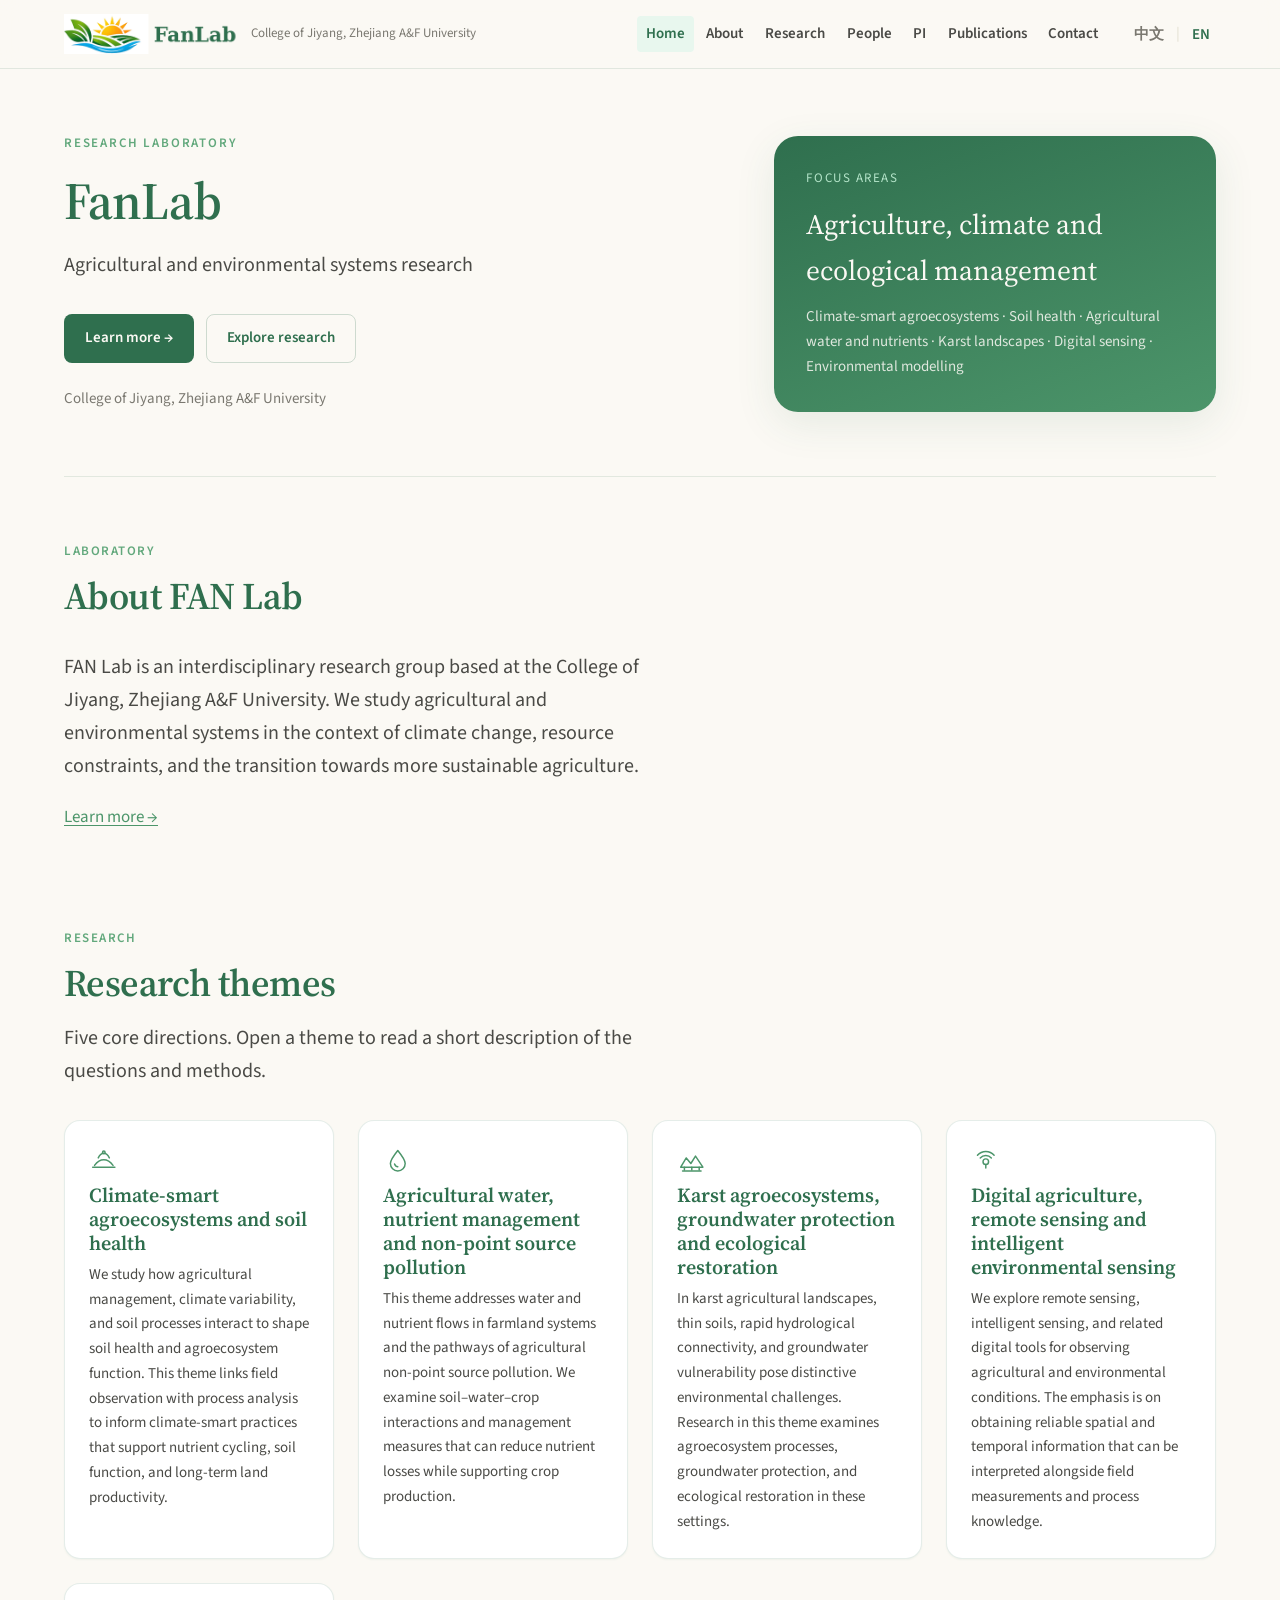
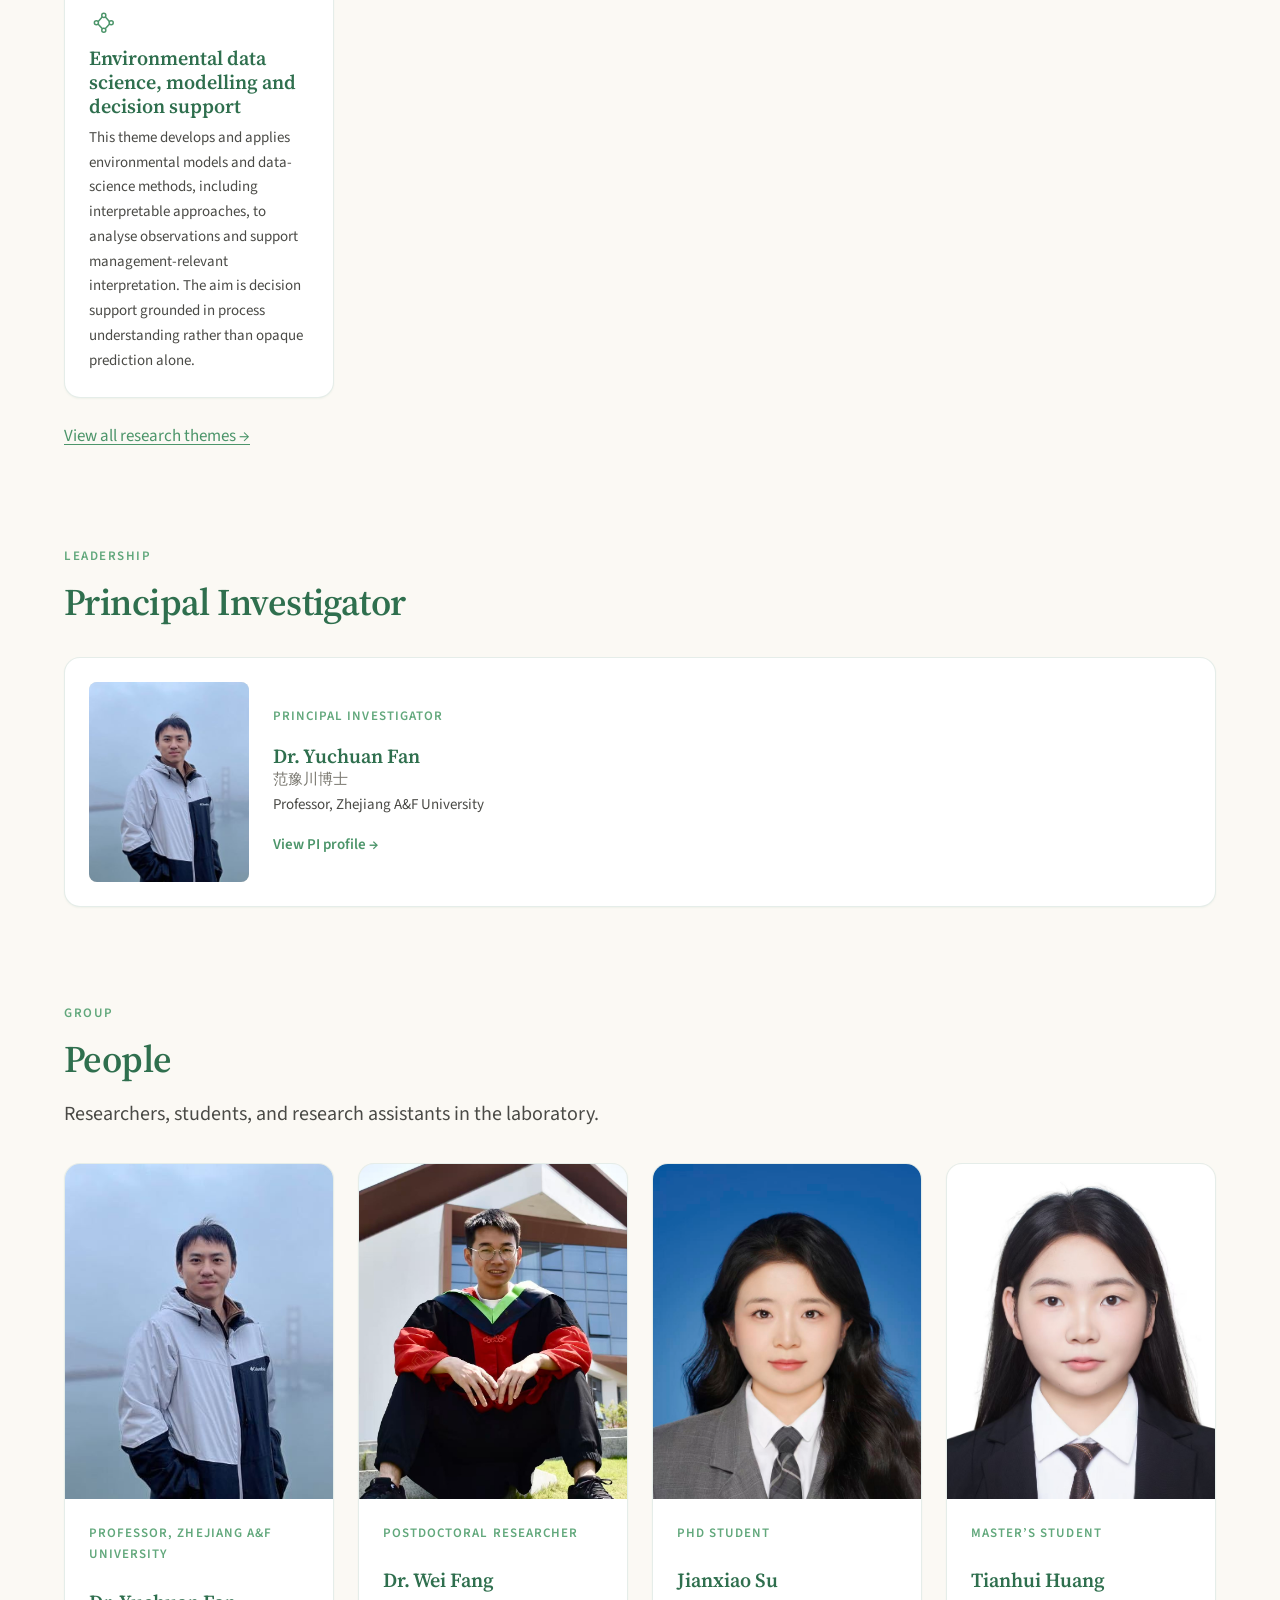
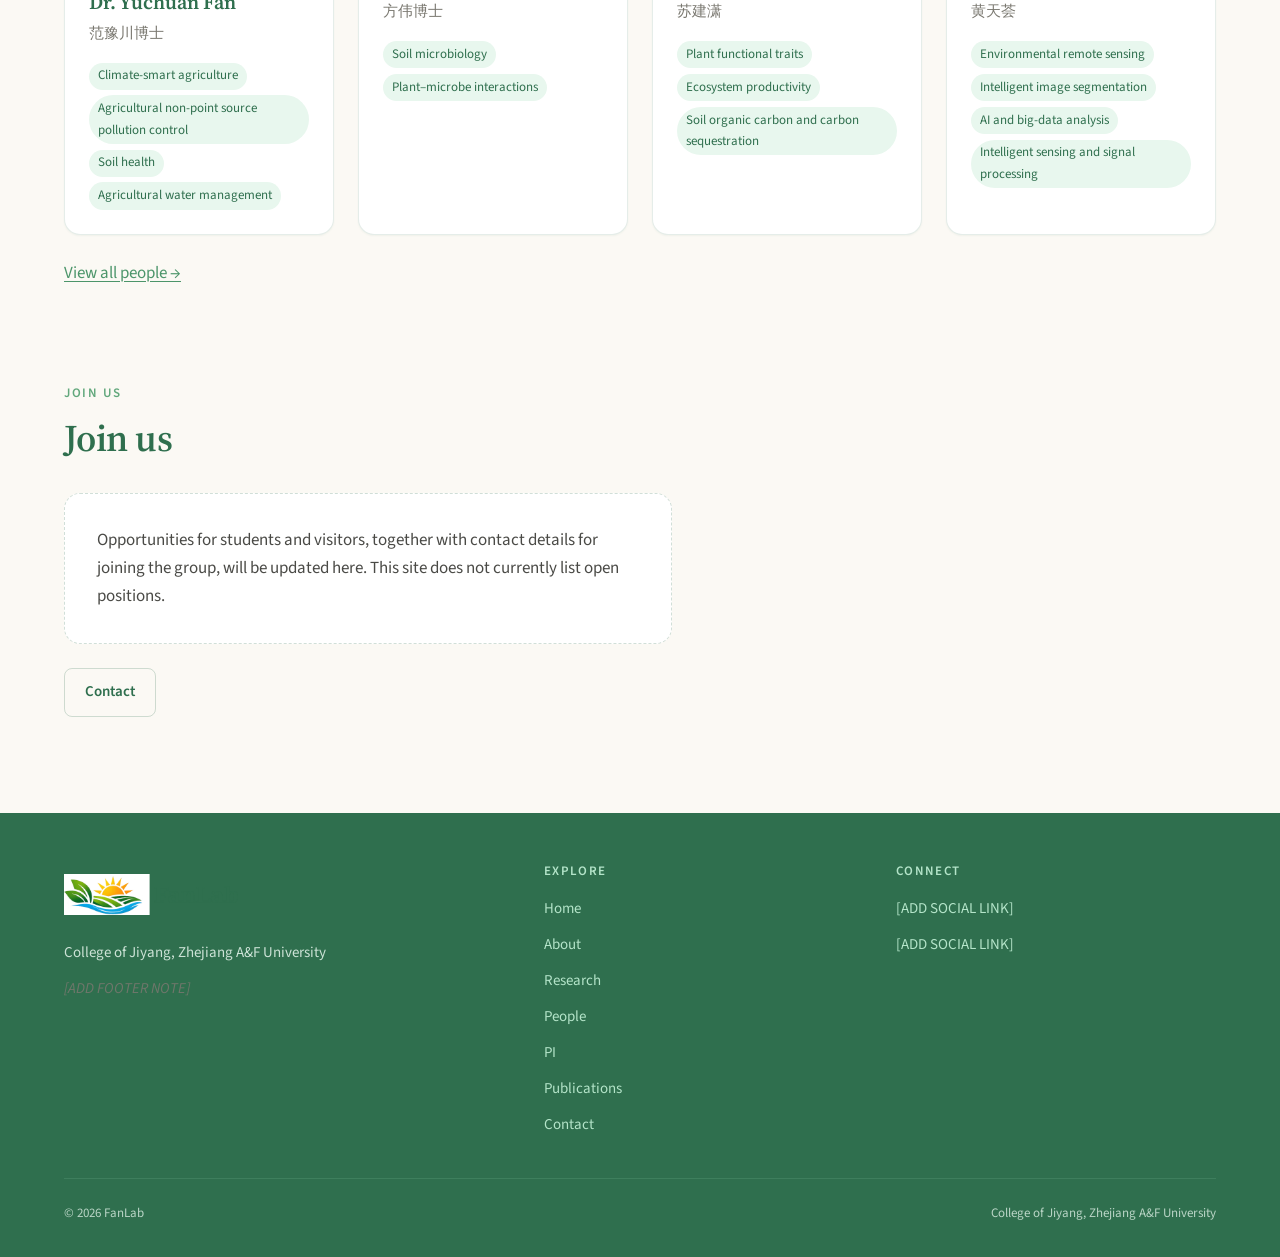
<file: index.html>
<!DOCTYPE html>
<html lang="zh-CN">
<head>
  <meta charset="utf-8" />
  <meta name="viewport" content="width=device-width, initial-scale=1" />
  <meta name="description" content="FAN Lab — agricultural and environmental systems research at the College of Jiyang, Zhejiang A&F University, led by Prof. Yuchuan Fan." />
  <title>FAN Lab · College of Jiyang, Zhejiang A&F University</title>
  <script>
    (function () {
      try {
        var l = localStorage.getItem("lab-lang");
        if (l !== "zh" && l !== "en") {
          var n = (navigator.language || "en").toLowerCase();
          l = n.indexOf("zh") === 0 ? "zh" : "en";
        }
        document.documentElement.lang = l === "zh" ? "zh-CN" : "en";
        document.documentElement.setAttribute("data-lang", l);
      } catch (e) {}
    })();
  </script>
  <link rel="icon" href="favicon.ico" sizes="any" />
  <link rel="icon" href="assets/images/favicon.ico" type="image/x-icon" />
  <link rel="icon" href="assets/images/fanlab-favicon.png" type="image/png" sizes="64x64" />
  <link rel="icon" href="assets/images/fanlab-favicon-32.png" type="image/png" sizes="32x32" />
  <link rel="apple-touch-icon" href="assets/images/apple-touch-icon.png" sizes="180x180" />
  <meta property="og:image" content="https://fanlab2025.github.io/assets/images/og-image.png" />
  <meta name="twitter:card" content="summary_large_image" />
  <meta name="twitter:image" content="https://fanlab2025.github.io/assets/images/og-image.png" />
<link rel="preconnect" href="https://fonts.googleapis.com" />
  <link rel="preconnect" href="https://fonts.gstatic.com" crossorigin />
  <link href="https://fonts.googleapis.com/css2?family=Source+Sans+3:ital,wght@0,400;0,600;0,700;1,400&family=Source+Serif+4:opsz,wght@8..60,600;8..60,700&display=swap" rel="stylesheet" />
  <link rel="stylesheet" href="css/styles.css" />
</head>
<body>
  <a class="skip-link" href="#main" data-i18n="skipToContent">Skip to content</a>

  <header class="site-header" id="site-header" role="banner"></header>

  <main id="main" class="main">
    <div class="container">
      <section class="hero" aria-labelledby="hero-title">
        <div>
          <span class="hero__eyebrow" data-i18n="home.eyebrow">Research laboratory</span>
          <h1 id="hero-title" data-bind-lab-name>FAN Lab</h1>
          <p class="hero__tagline" id="home-tagline">Agricultural and environmental systems research</p>
          <div class="btn-row">
            <a class="btn btn--primary" href="about.html" data-i18n="home.learnMore">Learn more →</a>
            <a class="btn btn--ghost" href="research.html" data-i18n="home.exploreResearch">Explore research</a>
          </div>
          <div class="hero__meta" style="margin-top: 1.5rem;">
            <span id="home-institution">College of Jiyang, Zhejiang A&amp;F University</span>
          </div>
        </div>
        <aside class="hero__panel" aria-label="Laboratory focus">
          <p class="hero__panel-label" data-i18n="home.focusLabel">Focus areas</p>
          <p class="hero__panel-title" data-i18n="home.focusTitle">Agriculture, climate and ecological management</p>
          <p class="hero__panel-text" data-i18n="home.focusText">Climate-smart agroecosystems · Soil health · Agricultural water and nutrients · Karst landscapes · Digital sensing · Environmental modelling</p>
        </aside>
      </section>

      <section class="section" aria-labelledby="about-heading">
        <div class="section__header">
          <span class="section__eyebrow" data-i18n="home.aboutEyebrow">Laboratory</span>
          <h2 id="about-heading" data-i18n="home.aboutHeading">About FAN Lab</h2>
        </div>
        <div id="home-about" class="about-prose">
          <p class="status-msg" data-i18n="status.loading">Loading…</p>
        </div>
        <p style="margin-top: 1.25rem;">
          <a href="about.html" data-i18n="home.learnMore">Learn more →</a>
        </p>
      </section>

      <section class="section" aria-labelledby="themes-heading">
        <div class="section__header">
          <span class="section__eyebrow" data-i18n="home.researchEyebrow">Research</span>
          <h2 id="themes-heading" data-i18n="home.themesHeading">Research themes</h2>
          <p class="section__lede" data-i18n="home.themesLede">Five core directions. Open a theme to read a short description of the questions and methods.</p>
        </div>
        <div class="home-highlights" id="home-themes">
          <p class="status-msg" data-i18n="status.themesLoading">Loading themes…</p>
        </div>
        <p style="margin-top: 1.5rem;">
          <a href="research.html" data-i18n="home.viewAllThemes">View all research themes →</a>
        </p>
      </section>

      <section class="section" aria-labelledby="pi-heading">
        <div class="section__header">
          <span class="section__eyebrow" data-i18n="home.leadership">Leadership</span>
          <h2 id="pi-heading" data-i18n="home.piHeading">Principal Investigator</h2>
        </div>
        <div id="home-pi">
          <p class="status-msg" data-i18n="status.loading">Loading…</p>
        </div>
      </section>

      <section class="section" aria-labelledby="people-heading">
        <div class="section__header">
          <span class="section__eyebrow" data-i18n="home.peopleEyebrow">Group</span>
          <h2 id="people-heading" data-i18n="home.peopleHeading">People</h2>
          <p class="section__lede" data-i18n="home.peopleLede">Researchers, students, and research assistants in the laboratory.</p>
        </div>
        <div id="home-people">
          <p class="status-msg" data-i18n="status.loading">Loading…</p>
        </div>
        <p style="margin-top: 1.5rem;">
          <a href="people.html" data-i18n="home.viewPeople">View all people →</a>
        </p>
      </section>

      <section class="section" aria-labelledby="join-heading">
        <div class="section__header">
          <span class="section__eyebrow" data-i18n="home.joinEyebrow">Join us</span>
          <h2 id="join-heading" data-i18n="home.joinHeading">Join us</h2>
        </div>
        <div class="join-card">
          <p data-i18n="home.joinLede">Opportunities for students and visitors, together with contact details for joining the group, will be updated here. This site does not currently list open positions.</p>
        </div>
        <div class="btn-row" style="margin-top: 1.5rem;">
          <a class="btn btn--ghost" href="contact.html" data-i18n="home.contactBtn">Contact</a>
        </div>
      </section>
    </div>
  </main>

  <footer class="site-footer" id="site-footer" role="contentinfo"></footer>

  <script src="js/main.js"></script>
  <script src="js/render.js"></script>
  <script>
    (function () {
      var cache = null;
      function draw() {
        if (!cache) return;
        LabRender.renderHome(cache);
      }
      document.addEventListener("DOMContentLoaded", function () {
        LabSite.loadSite()
          .then(function () {
            return LabRender.loadAll();
          })
          .then(function (data) {
            cache = data;
            draw();
          })
          .catch(function (err) {
            console.error(err);
            var el = document.getElementById("home-about");
            if (el) {
              el.innerHTML = '<p class="status-msg status-msg--error">' +
                LabSite.escapeHtml(LabSite.t("status.loadFail")) +
                "</p>";
            }
          });
      });
      window.addEventListener("lab-lang-change", draw);
    })();
  </script>
</body>
</html>
</file>
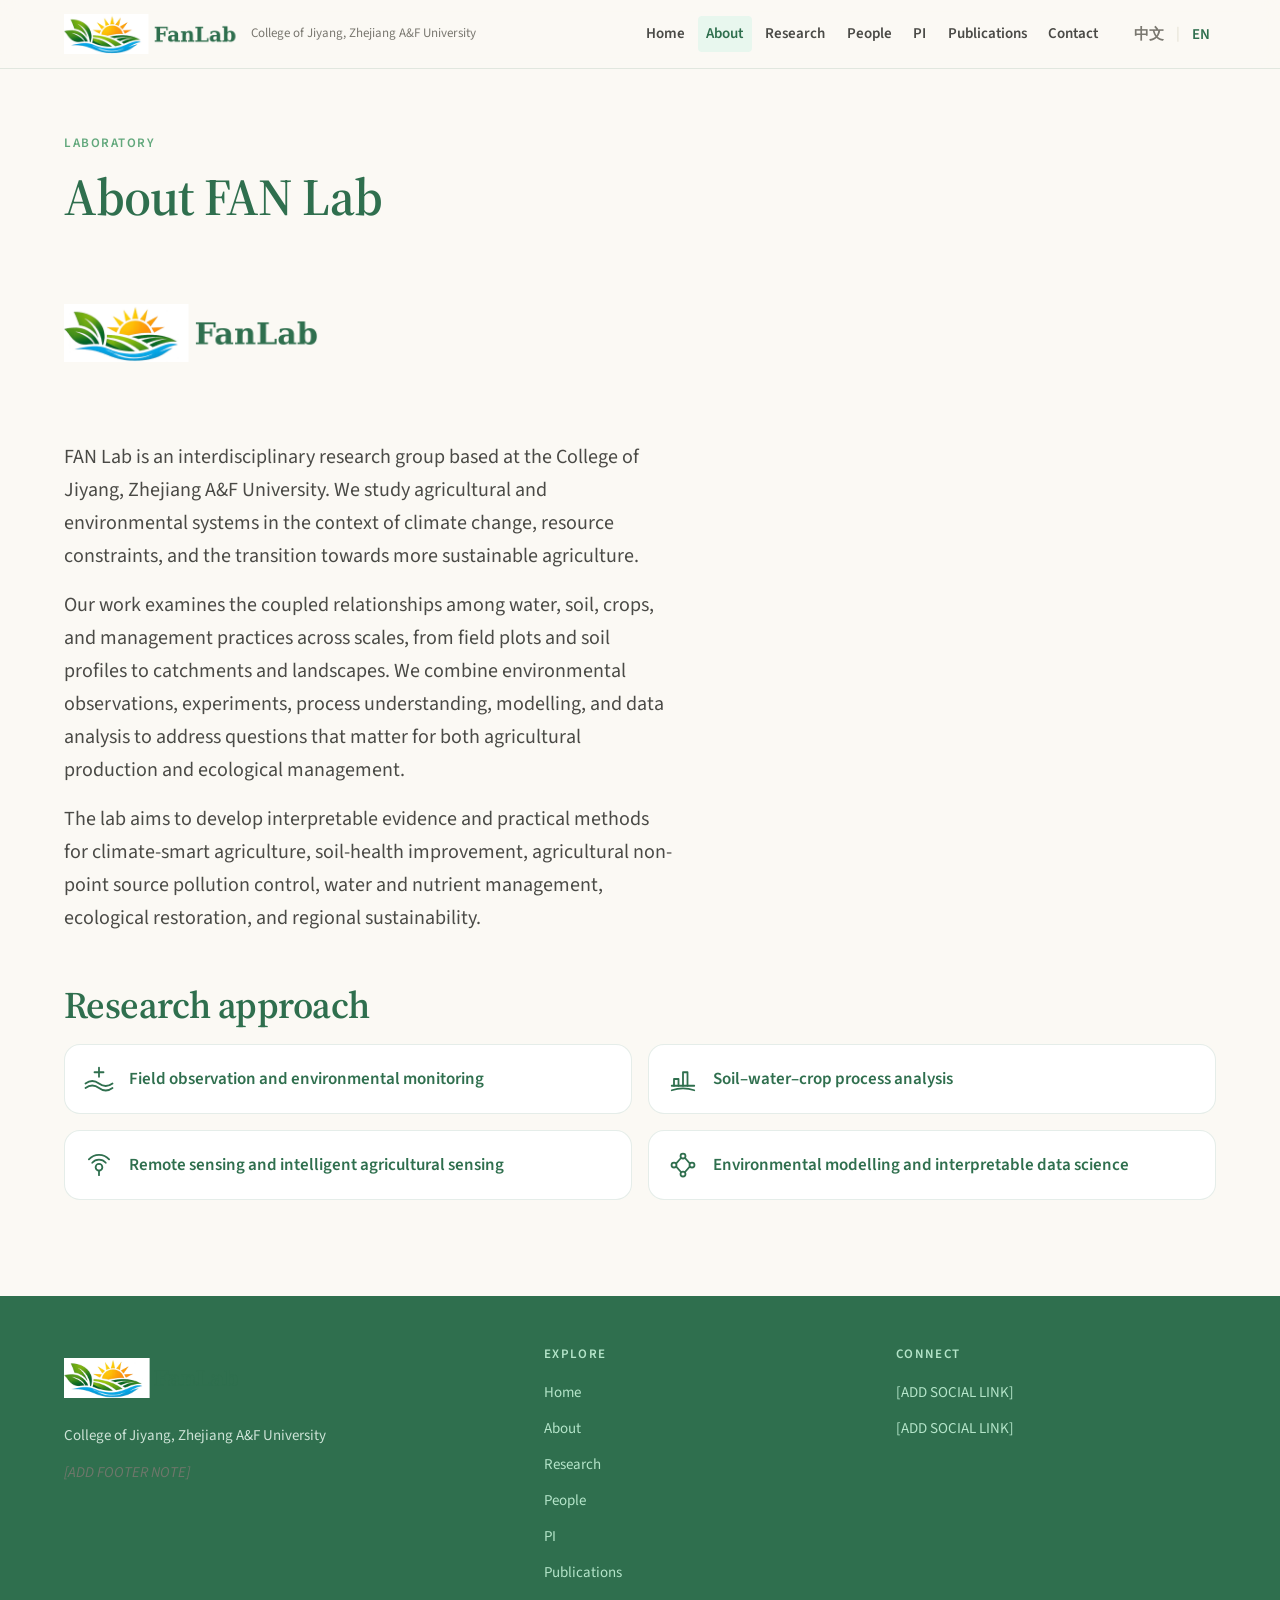
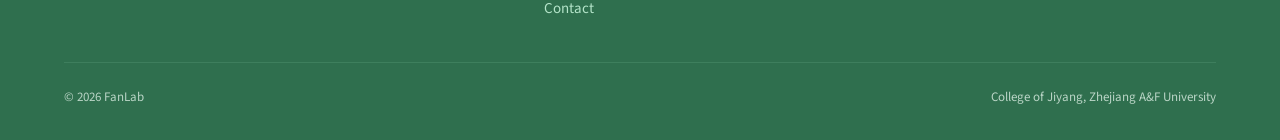
<file: about.html>
<!DOCTYPE html>
<html lang="zh-CN">
<head>
  <meta charset="utf-8" />
  <meta name="viewport" content="width=device-width, initial-scale=1" />
  <meta name="description" content="About FAN Lab at the College of Jiyang, Zhejiang A&F University." />
  <title>About FAN Lab</title>
  <script>
    (function () {
      try {
        var l = localStorage.getItem("lab-lang");
        if (l !== "zh" && l !== "en") {
          var n = (navigator.language || "en").toLowerCase();
          l = n.indexOf("zh") === 0 ? "zh" : "en";
        }
        document.documentElement.lang = l === "zh" ? "zh-CN" : "en";
        document.documentElement.setAttribute("data-lang", l);
      } catch (e) {}
    })();
  </script>
  <link rel="icon" href="favicon.ico" sizes="any" />
  <link rel="icon" href="assets/images/favicon.ico" type="image/x-icon" />
  <link rel="icon" href="assets/images/fanlab-favicon.png" type="image/png" sizes="64x64" />
  <link rel="icon" href="assets/images/fanlab-favicon-32.png" type="image/png" sizes="32x32" />
  <link rel="apple-touch-icon" href="assets/images/apple-touch-icon.png" sizes="180x180" />
  <meta property="og:image" content="https://fanlab2025.github.io/assets/images/og-image.png" />
  <meta name="twitter:card" content="summary_large_image" />
  <meta name="twitter:image" content="https://fanlab2025.github.io/assets/images/og-image.png" />
<link rel="preconnect" href="https://fonts.googleapis.com" />
  <link rel="preconnect" href="https://fonts.gstatic.com" crossorigin />
  <link href="https://fonts.googleapis.com/css2?family=Source+Sans+3:ital,wght@0,400;0,600;0,700;1,400&family=Source+Serif+4:opsz,wght@8..60,600;8..60,700&display=swap" rel="stylesheet" />
  <link rel="stylesheet" href="css/styles.css" />
</head>
<body>
  <a class="skip-link" href="#main" data-i18n="skipToContent">Skip to content</a>
  <header class="site-header" id="site-header" role="banner"></header>
  <main id="main" class="main">
    <div class="container">
      <header class="page-intro">
        <span class="section__eyebrow" data-i18n="aboutPage.eyebrow">Laboratory</span>
        <h1 id="about-title">About FAN Lab</h1>
      </header>
      <div id="about-root" aria-live="polite">
        <p class="status-msg" data-i18n="aboutPage.loading">Loading…</p>
      </div>
    </div>
  </main>
  <footer class="site-footer" id="site-footer" role="contentinfo"></footer>
  <script src="js/main.js"></script>
  <script src="js/render.js"></script>
  <script>
    (function () {
      var aboutData = null;
      function draw() {
        if (!aboutData) return;
        LabRender.renderAbout(aboutData, document.getElementById("about-root"));
      }
      document.addEventListener("DOMContentLoaded", function () {
        LabSite.loadSite()
          .then(function () {
            return LabSite.fetchJSON(LabSite.DATA_BASE + "about.json");
          })
          .then(function (data) {
            aboutData = data;
            draw();
          })
          .catch(function (err) {
            console.error(err);
            var el = document.getElementById("about-root");
            if (el) {
              el.innerHTML = '<p class="status-msg status-msg--error">' +
                LabSite.escapeHtml(LabSite.t("status.loadFail")) +
                "</p>";
            }
          });
      });
      window.addEventListener("lab-lang-change", draw);
    })();
  </script>
</body>
</html>
</file>
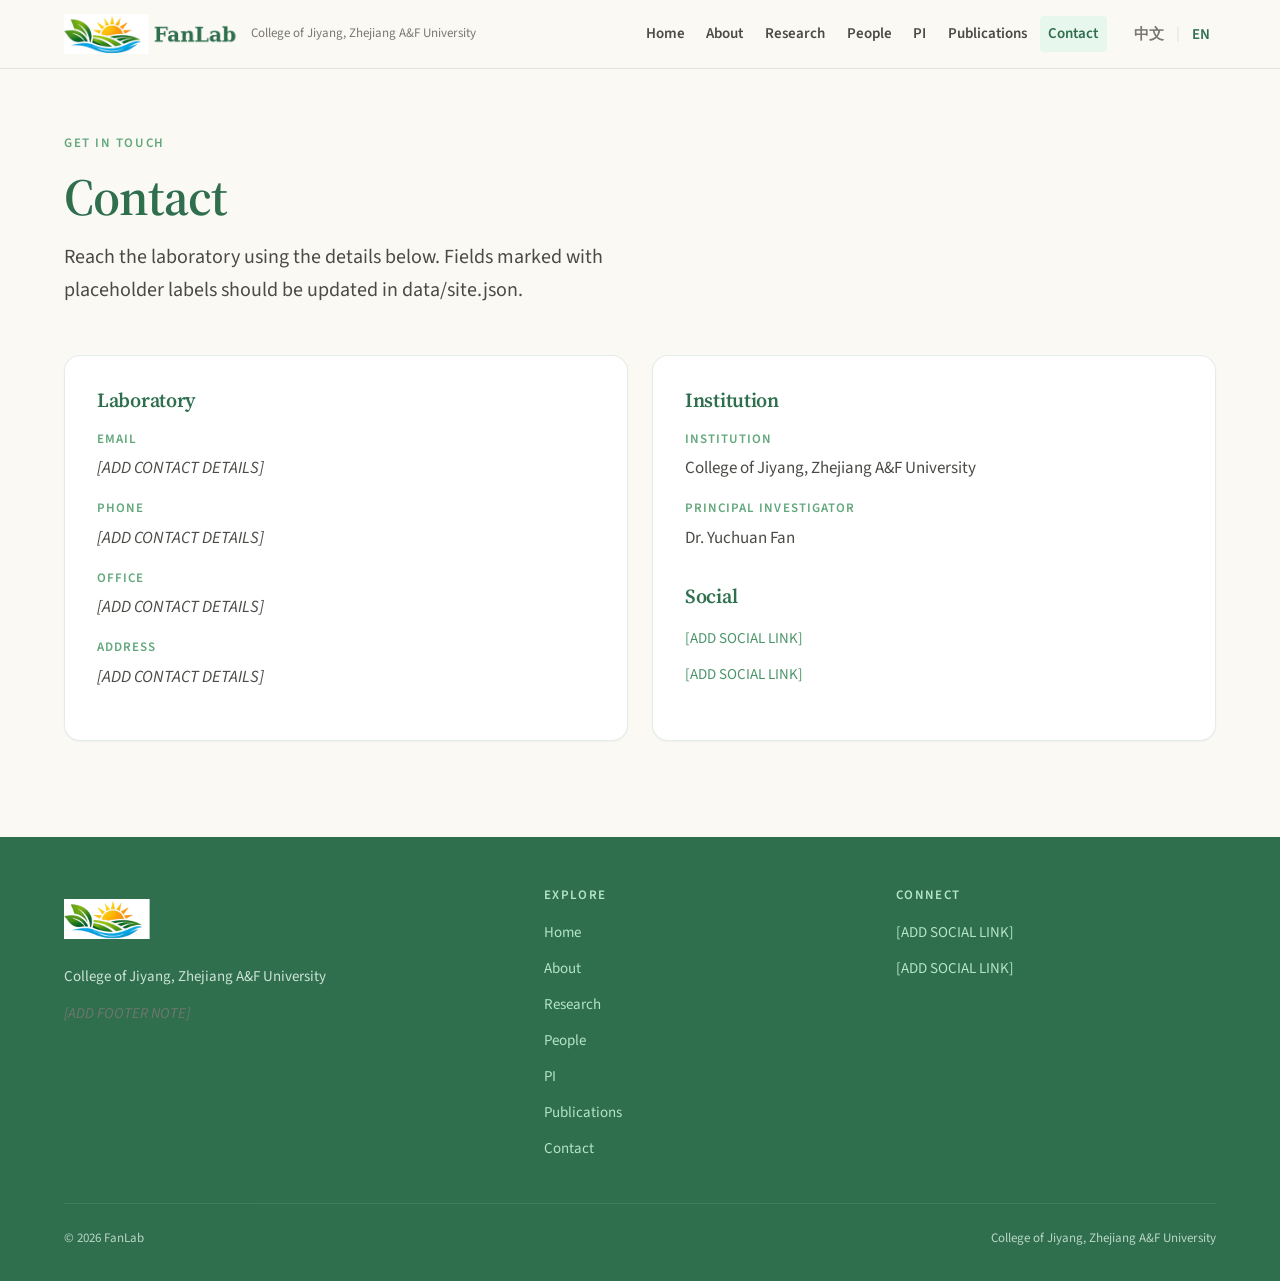
<file: contact.html>
<!DOCTYPE html>
<html lang="zh-CN">
<head>
  <meta charset="utf-8" />
  <meta name="viewport" content="width=device-width, initial-scale=1" />
  <meta name="description" content="Contact FAN Lab at the College of Jiyang, Zhejiang A&F University." />
  <title>Contact · FAN Lab</title>
  <script>
    (function () {
      try {
        var l = localStorage.getItem("lab-lang");
        if (l !== "zh" && l !== "en") {
          var n = (navigator.language || "en").toLowerCase();
          l = n.indexOf("zh") === 0 ? "zh" : "en";
        }
        document.documentElement.lang = l === "zh" ? "zh-CN" : "en";
        document.documentElement.setAttribute("data-lang", l);
      } catch (e) {}
    })();
  </script>
  <link rel="icon" href="favicon.ico" sizes="any" />
  <link rel="icon" href="assets/images/favicon.ico" type="image/x-icon" />
  <link rel="icon" href="assets/images/fanlab-favicon.png" type="image/png" sizes="64x64" />
  <link rel="icon" href="assets/images/fanlab-favicon-32.png" type="image/png" sizes="32x32" />
  <link rel="apple-touch-icon" href="assets/images/apple-touch-icon.png" sizes="180x180" />
  <meta property="og:image" content="https://fanlab2025.github.io/assets/images/og-image.png" />
  <meta name="twitter:card" content="summary_large_image" />
  <meta name="twitter:image" content="https://fanlab2025.github.io/assets/images/og-image.png" />
<link rel="preconnect" href="https://fonts.googleapis.com" />
  <link rel="preconnect" href="https://fonts.gstatic.com" crossorigin />
  <link href="https://fonts.googleapis.com/css2?family=Source+Sans+3:ital,wght@0,400;0,600;0,700;1,400&family=Source+Serif+4:opsz,wght@8..60,600;8..60,700&display=swap" rel="stylesheet" />
  <link rel="stylesheet" href="css/styles.css" />
</head>
<body>
  <a class="skip-link" href="#main" data-i18n="skipToContent">Skip to content</a>

  <header class="site-header" id="site-header" role="banner"></header>

  <main id="main" class="main">
    <div class="container">
      <header class="page-intro">
        <span class="section__eyebrow" data-i18n="contact.eyebrow">Get in touch</span>
        <h1 data-i18n="contact.title">Contact</h1>
        <p data-i18n="contact.lede">Reach the laboratory using the details below. Fields marked with placeholder labels should be updated in <code>data/site.json</code>.</p>
      </header>

      <div class="contact-grid">
        <article class="contact-card">
          <h2 data-i18n="contact.laboratory">Laboratory</h2>
          <dl class="contact-dl">
            <dt data-i18n="contact.email">Email</dt>
            <dd id="contact-email">[ADD CONTACT DETAILS]</dd>
            <dt data-i18n="contact.phone">Phone</dt>
            <dd id="contact-phone">[ADD CONTACT DETAILS]</dd>
            <dt data-i18n="contact.office">Office</dt>
            <dd id="contact-office">[ADD CONTACT DETAILS]</dd>
            <dt data-i18n="contact.address">Address</dt>
            <dd id="contact-address">[ADD CONTACT DETAILS]</dd>
          </dl>
        </article>

        <article class="contact-card">
          <h2 data-i18n="contact.institution">Institution</h2>
          <dl class="contact-dl">
            <dt data-i18n="contact.university">University</dt>
            <dd id="contact-university">College of Jiyang, Zhejiang A&amp;F University</dd>
            <dt data-i18n="contact.pi">Principal Investigator</dt>
            <dd data-i18n="contact.piName">Prof. Yuchuan Fan</dd>
          </dl>
          <h2 style="margin-top: 2rem;" data-i18n="contact.social">Social</h2>
          <ul class="footer__list" id="contact-social" style="color: inherit;">
            <li>[ADD SOCIAL LINK]</li>
          </ul>
        </article>
      </div>
    </div>
  </main>

  <footer class="site-footer" id="site-footer" role="contentinfo"></footer>

  <script src="js/main.js"></script>
  <script src="js/render.js"></script>
  <script>
    (function () {
      var siteCache = null;
      function draw() {
        if (!siteCache) return;
        LabRender.renderContact(siteCache);
      }
      document.addEventListener("DOMContentLoaded", function () {
        LabSite.loadSite()
          .then(function (site) {
            siteCache = site;
            draw();
          })
          .catch(function (err) {
            console.error(err);
          });
      });
      window.addEventListener("lab-lang-change", draw);
    })();
  </script>
</body>
</html>
</file>
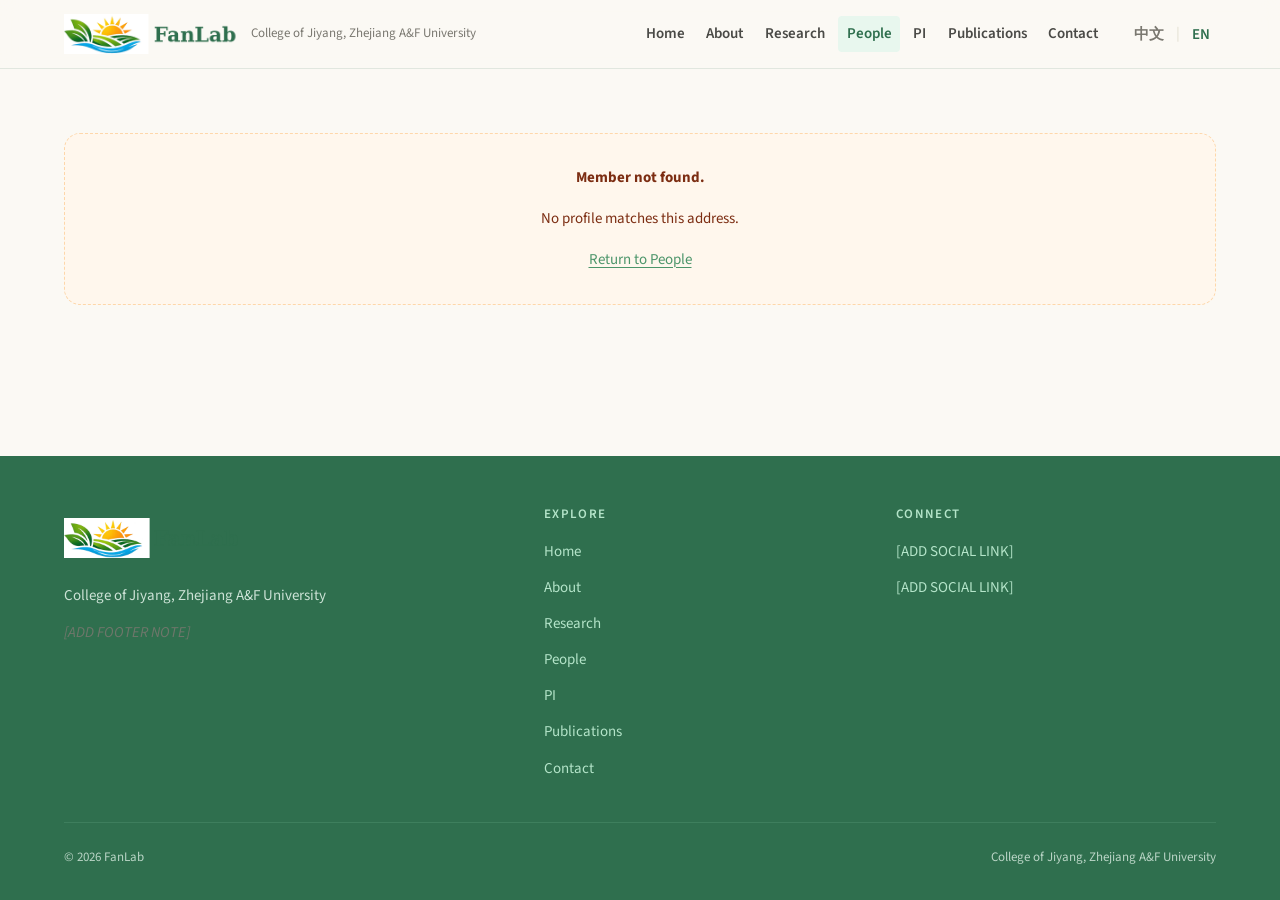
<file: member.html>
<!DOCTYPE html>
<html lang="zh-CN">
<head>
  <meta charset="utf-8" />
  <meta name="viewport" content="width=device-width, initial-scale=1" />
  <meta name="description" content="Member profile · FAN Lab" />
  <title>Member · FAN Lab</title>
  <script>
    (function () {
      try {
        var l = localStorage.getItem("lab-lang");
        if (l !== "zh" && l !== "en") {
          var n = (navigator.language || "en").toLowerCase();
          l = n.indexOf("zh") === 0 ? "zh" : "en";
        }
        document.documentElement.lang = l === "zh" ? "zh-CN" : "en";
        document.documentElement.setAttribute("data-lang", l);
      } catch (e) {}
    })();
  </script>
  <link rel="icon" href="favicon.ico" sizes="any" />
  <link rel="icon" href="assets/images/favicon.ico" type="image/x-icon" />
  <link rel="icon" href="assets/images/fanlab-favicon.png" type="image/png" sizes="64x64" />
  <link rel="icon" href="assets/images/fanlab-favicon-32.png" type="image/png" sizes="32x32" />
  <link rel="apple-touch-icon" href="assets/images/apple-touch-icon.png" sizes="180x180" />
  <meta property="og:image" content="https://fanlab2025.github.io/assets/images/og-image.png" />
  <meta name="twitter:card" content="summary_large_image" />
  <meta name="twitter:image" content="https://fanlab2025.github.io/assets/images/og-image.png" />
<link rel="preconnect" href="https://fonts.googleapis.com" />
  <link rel="preconnect" href="https://fonts.gstatic.com" crossorigin />
  <link href="https://fonts.googleapis.com/css2?family=Source+Sans+3:ital,wght@0,400;0,600;0,700;1,400&family=Source+Serif+4:opsz,wght@8..60,600;8..60,700&display=swap" rel="stylesheet" />
  <link rel="stylesheet" href="css/styles.css" />
</head>
<body>
  <a class="skip-link" href="#main" data-i18n="skipToContent">Skip to content</a>

  <header class="site-header" id="site-header" role="banner"></header>

  <main id="main" class="main">
    <div class="container">
      <div id="member-root" aria-live="polite">
        <p class="status-msg" data-i18n="member.loading">Loading profile…</p>
      </div>
    </div>
  </main>

  <footer class="site-footer" id="site-footer" role="contentinfo"></footer>

  <script src="js/main.js"></script>
  <script src="js/member.js"></script>
</body>
</html>
</file>
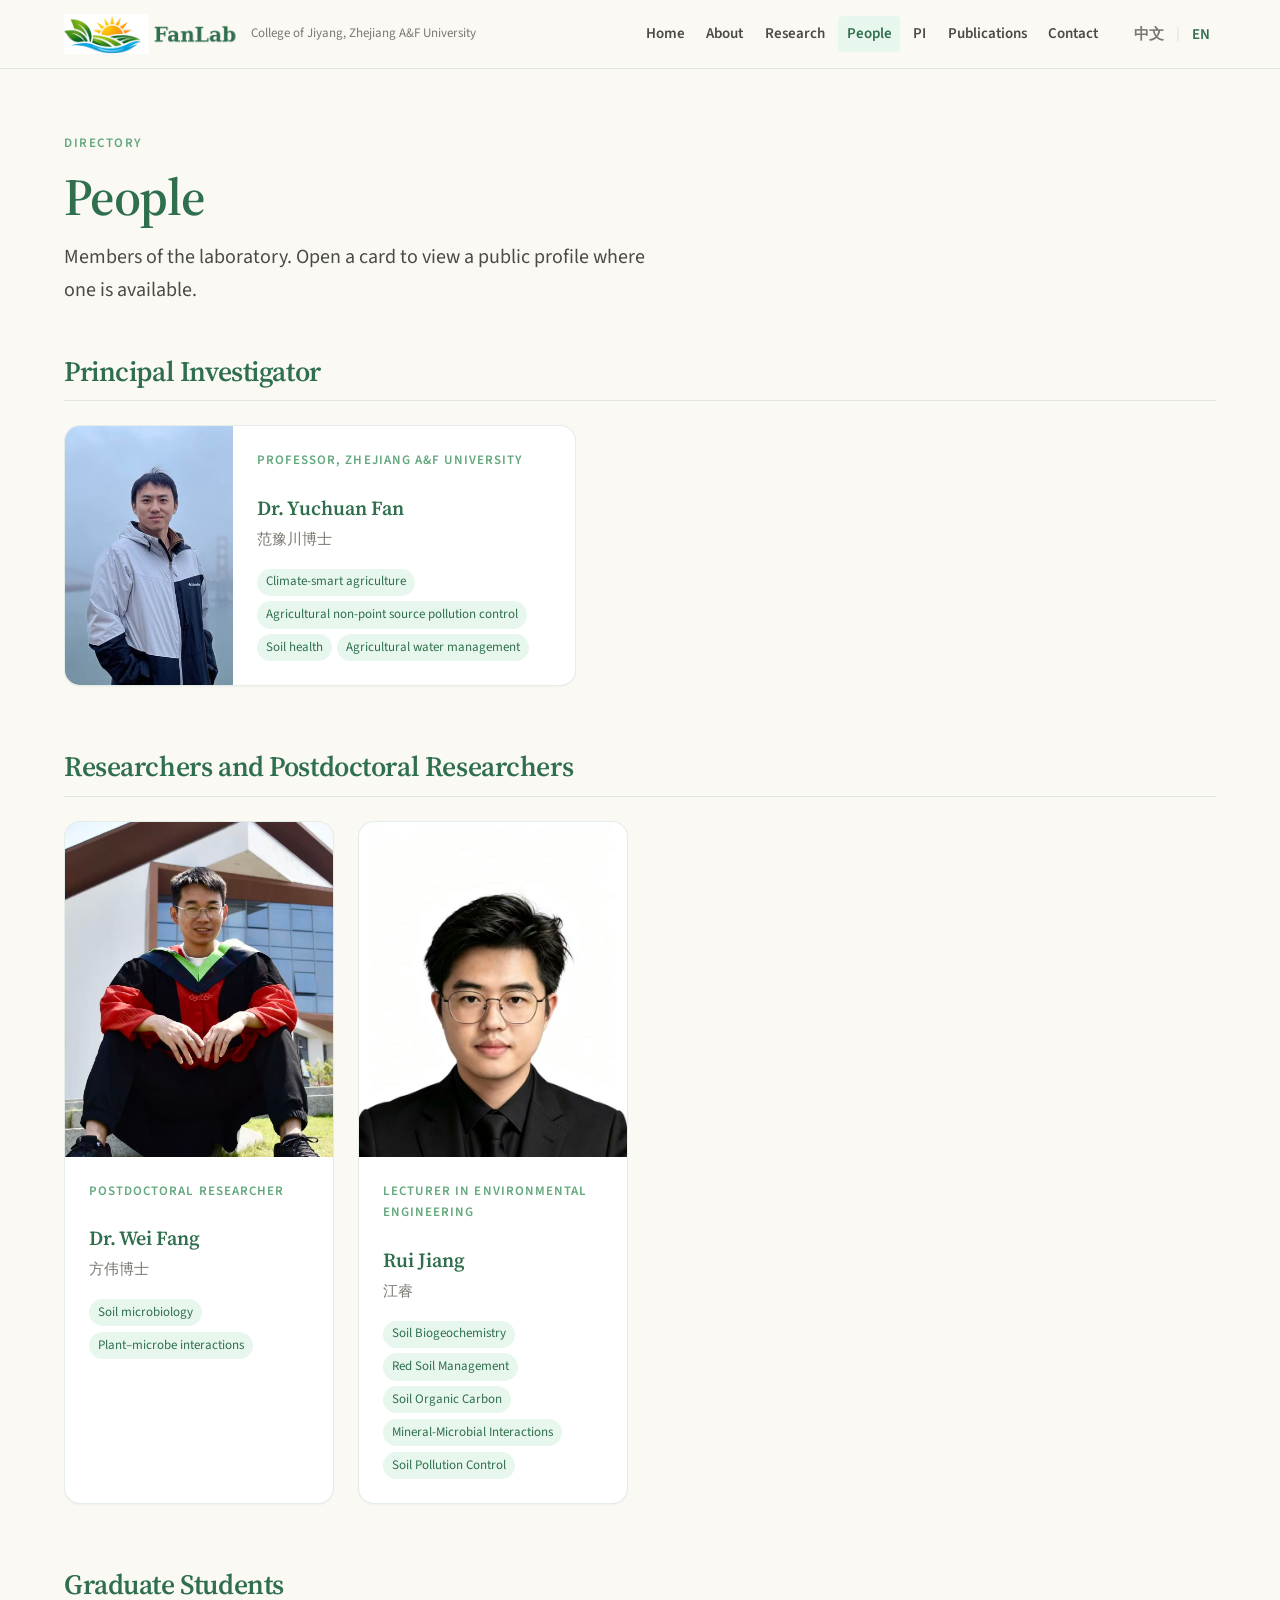
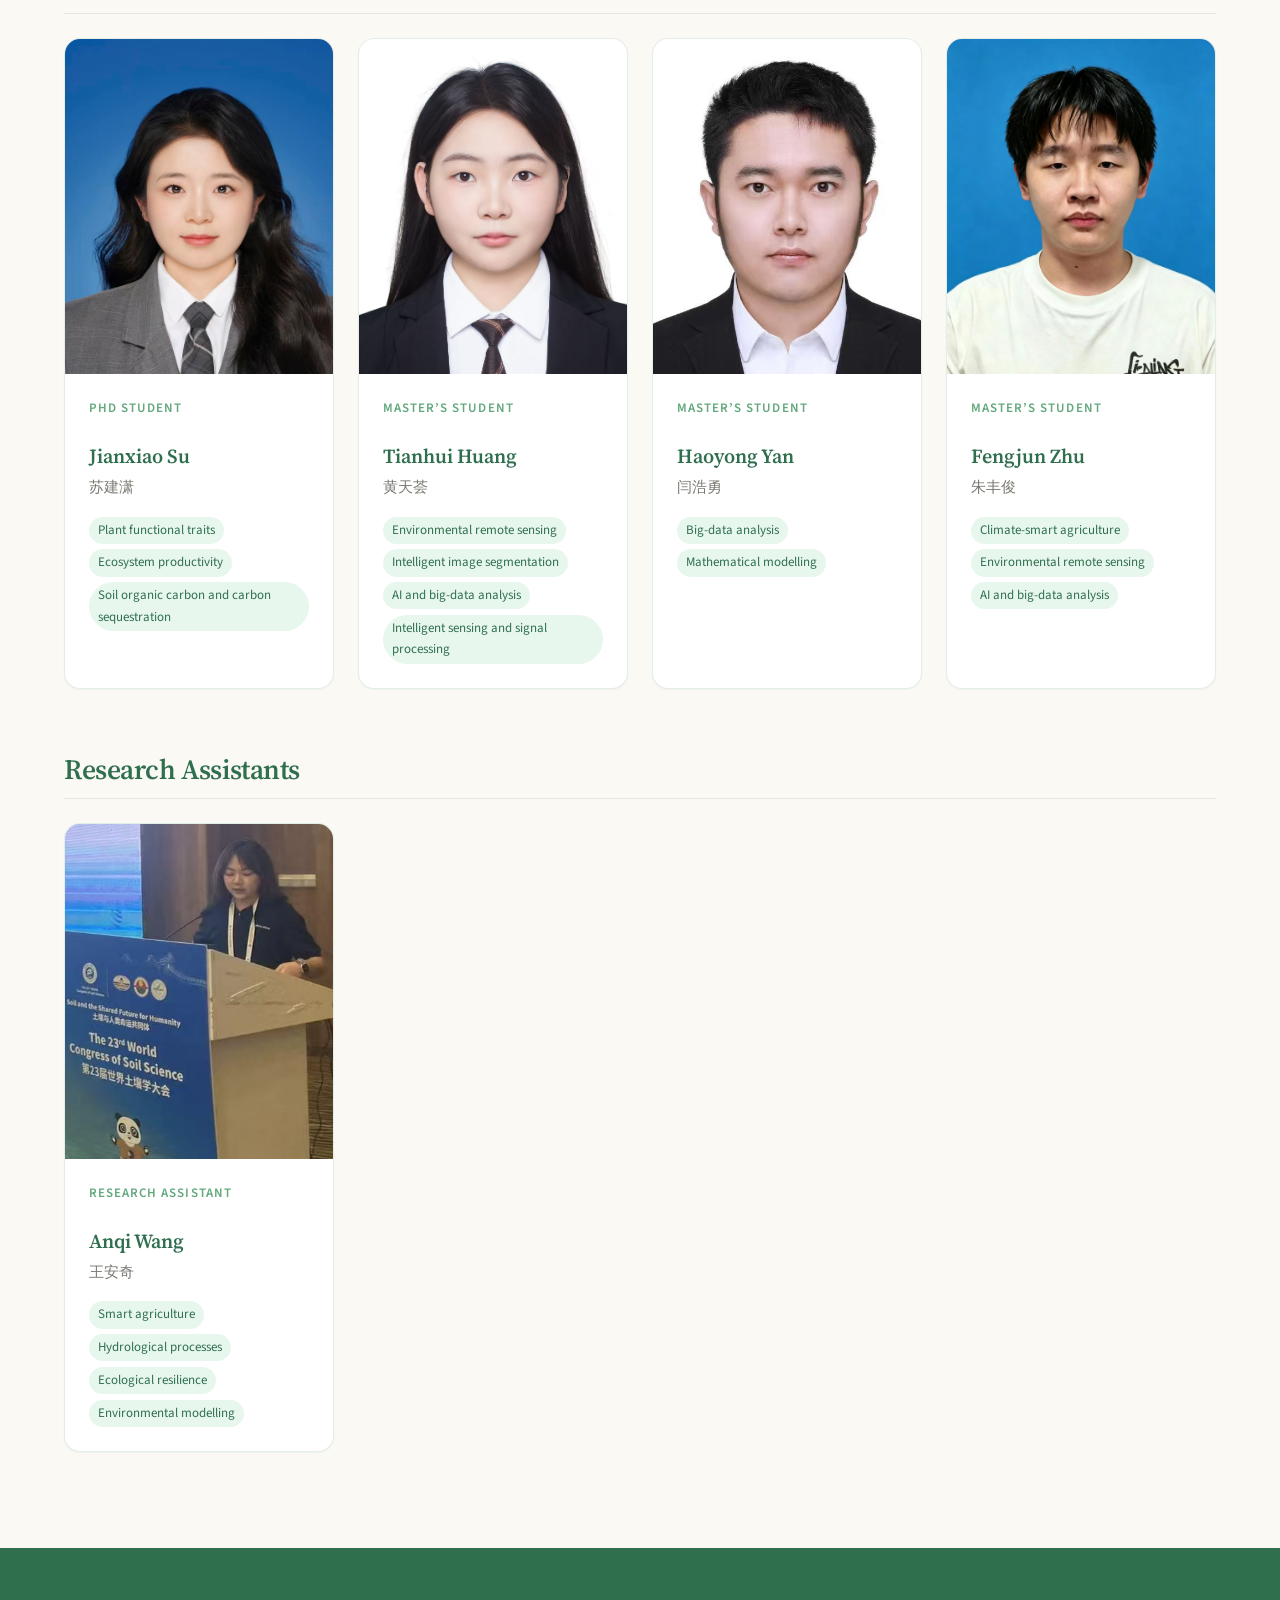
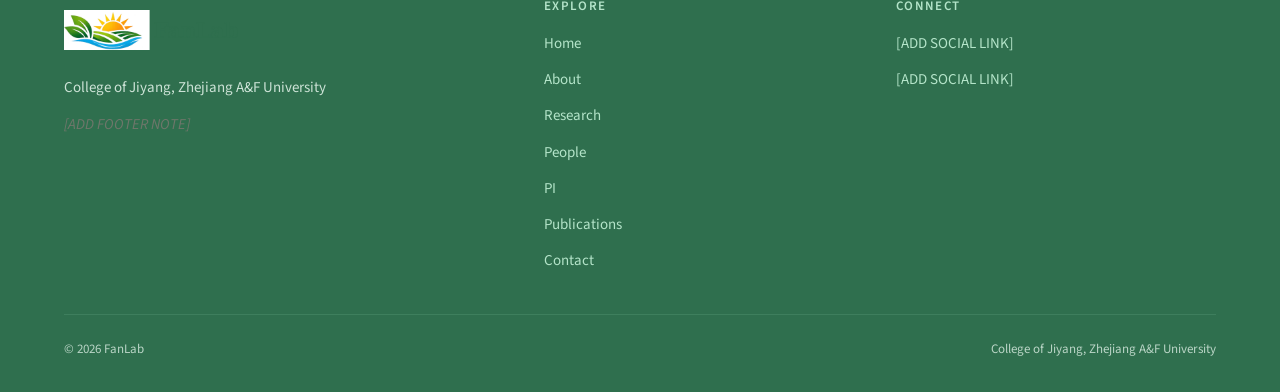
<file: people.html>
<!DOCTYPE html>
<html lang="zh-CN">
<head>
  <meta charset="utf-8" />
  <meta name="viewport" content="width=device-width, initial-scale=1" />
  <meta name="description" content="People of FAN Lab at the College of Jiyang, Zhejiang A&F University." />
  <title>People · FAN Lab</title>
  <script>
    (function () {
      try {
        var l = localStorage.getItem("lab-lang");
        if (l !== "zh" && l !== "en") {
          var n = (navigator.language || "en").toLowerCase();
          l = n.indexOf("zh") === 0 ? "zh" : "en";
        }
        document.documentElement.lang = l === "zh" ? "zh-CN" : "en";
        document.documentElement.setAttribute("data-lang", l);
      } catch (e) {}
    })();
  </script>
  <link rel="icon" href="favicon.ico" sizes="any" />
  <link rel="icon" href="assets/images/favicon.ico" type="image/x-icon" />
  <link rel="icon" href="assets/images/fanlab-favicon.png" type="image/png" sizes="64x64" />
  <link rel="icon" href="assets/images/fanlab-favicon-32.png" type="image/png" sizes="32x32" />
  <link rel="apple-touch-icon" href="assets/images/apple-touch-icon.png" sizes="180x180" />
  <meta property="og:image" content="https://fanlab2025.github.io/assets/images/og-image.png" />
  <meta name="twitter:card" content="summary_large_image" />
  <meta name="twitter:image" content="https://fanlab2025.github.io/assets/images/og-image.png" />
<link rel="preconnect" href="https://fonts.googleapis.com" />
  <link rel="preconnect" href="https://fonts.gstatic.com" crossorigin />
  <link href="https://fonts.googleapis.com/css2?family=Source+Sans+3:ital,wght@0,400;0,600;0,700;1,400&family=Source+Serif+4:opsz,wght@8..60,600;8..60,700&display=swap" rel="stylesheet" />
  <link rel="stylesheet" href="css/styles.css" />
</head>
<body>
  <a class="skip-link" href="#main" data-i18n="skipToContent">Skip to content</a>

  <header class="site-header" id="site-header" role="banner"></header>

  <main id="main" class="main">
    <div class="container">
      <header class="page-intro">
        <span class="section__eyebrow" data-i18n="people.eyebrow">Directory</span>
        <h1 data-i18n="people.title">People</h1>
        <p data-i18n="people.lede">Members of the laboratory. Open a card to view a public profile where one is available.</p>
      </header>

      <div id="people-groups" aria-live="polite">
        <p class="status-msg" data-i18n="people.loading">Loading people…</p>
      </div>
    </div>
  </main>

  <footer class="site-footer" id="site-footer" role="contentinfo"></footer>

  <script src="js/main.js"></script>
  <script src="js/render.js"></script>
  <script>
    (function () {
      var peopleData = null;
      function draw() {
        if (!peopleData) return;
        LabRender.renderPeopleGroups(peopleData, document.getElementById("people-groups"));
      }
      document.addEventListener("DOMContentLoaded", function () {
        LabSite.loadSite()
          .then(function () {
            return LabSite.fetchJSON(LabSite.DATA_BASE + "people.json");
          })
          .then(function (data) {
            peopleData = data;
            draw();
          })
          .catch(function (err) {
            console.error(err);
            var el = document.getElementById("people-groups");
            if (el) {
              el.innerHTML = '<p class="status-msg status-msg--error">' +
                LabSite.escapeHtml(LabSite.t("status.loadFail")) +
                "</p>";
            }
          });
      });
      window.addEventListener("lab-lang-change", draw);
    })();
  </script>
</body>
</html>
</file>
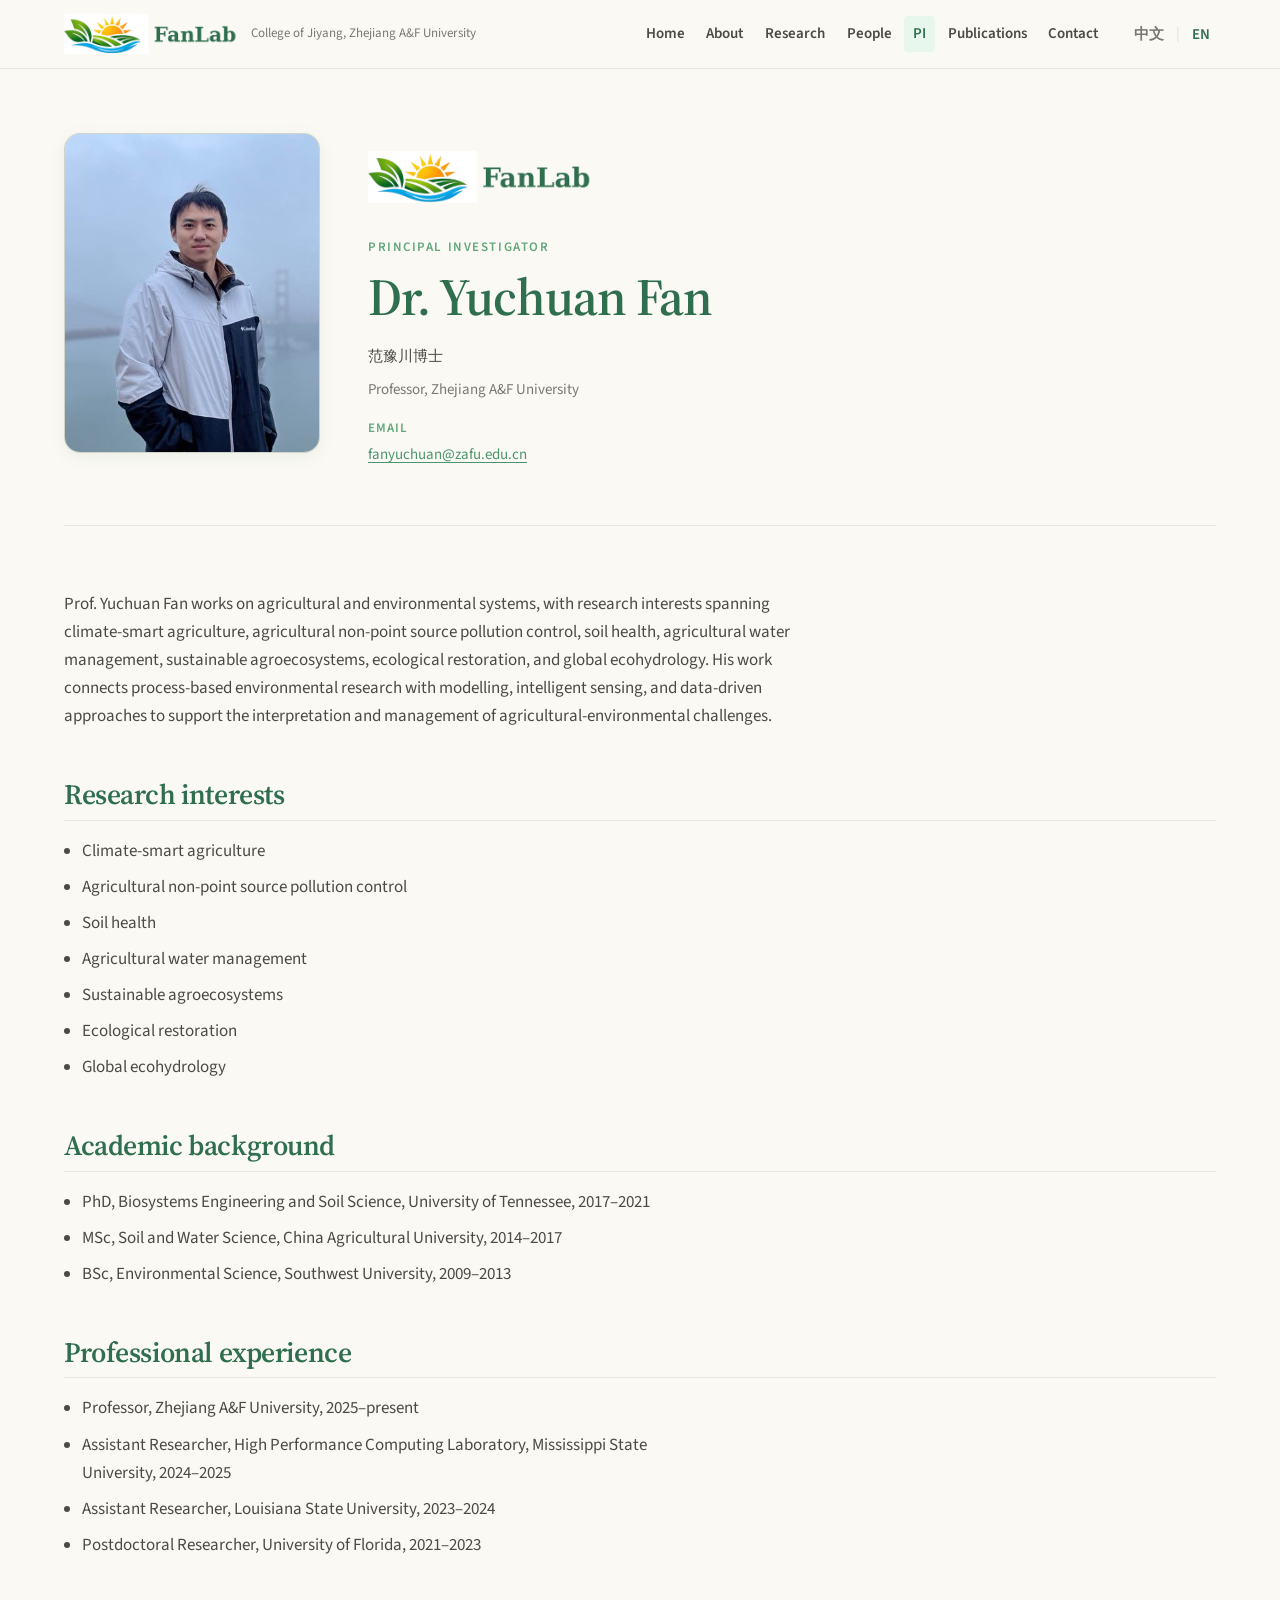
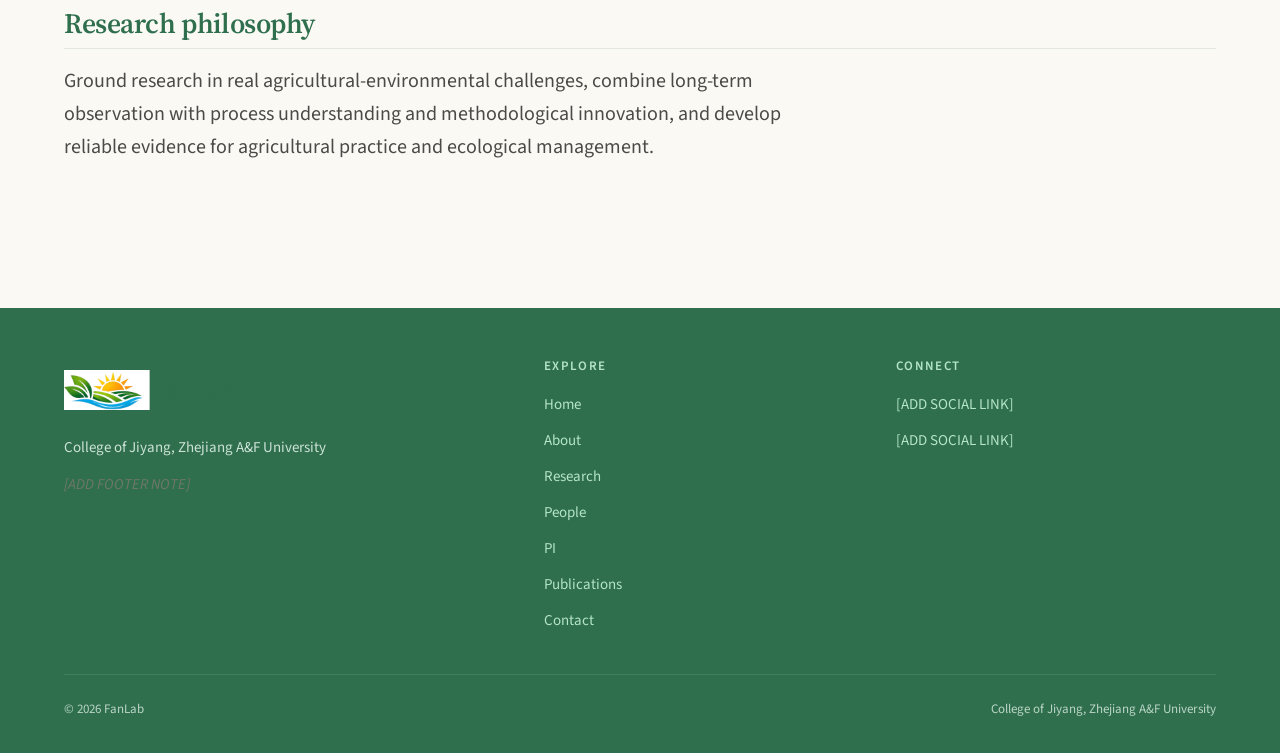
<file: pi.html>
<!DOCTYPE html>
<html lang="zh-CN">
<head>
  <meta charset="utf-8" />
  <meta name="viewport" content="width=device-width, initial-scale=1" />
  <meta name="description" content="Principal Investigator of FAN Lab, Prof. Yuchuan Fan." />
  <title>Prof. Yuchuan Fan · FAN Lab</title>
  <script>
    (function () {
      try {
        var l = localStorage.getItem("lab-lang");
        if (l !== "zh" && l !== "en") {
          var n = (navigator.language || "en").toLowerCase();
          l = n.indexOf("zh") === 0 ? "zh" : "en";
        }
        document.documentElement.lang = l === "zh" ? "zh-CN" : "en";
        document.documentElement.setAttribute("data-lang", l);
      } catch (e) {}
    })();
  </script>
  <link rel="icon" href="favicon.ico" sizes="any" />
  <link rel="icon" href="assets/images/favicon.ico" type="image/x-icon" />
  <link rel="icon" href="assets/images/fanlab-favicon.png" type="image/png" sizes="64x64" />
  <link rel="icon" href="assets/images/fanlab-favicon-32.png" type="image/png" sizes="32x32" />
  <link rel="apple-touch-icon" href="assets/images/apple-touch-icon.png" sizes="180x180" />
  <meta property="og:image" content="https://fanlab2025.github.io/assets/images/og-image.png" />
  <meta name="twitter:card" content="summary_large_image" />
  <meta name="twitter:image" content="https://fanlab2025.github.io/assets/images/og-image.png" />
<link rel="preconnect" href="https://fonts.googleapis.com" />
  <link rel="preconnect" href="https://fonts.gstatic.com" crossorigin />
  <link href="https://fonts.googleapis.com/css2?family=Source+Sans+3:ital,wght@0,400;0,600;0,700;1,400&family=Source+Serif+4:opsz,wght@8..60,600;8..60,700&display=swap" rel="stylesheet" />
  <link rel="stylesheet" href="css/styles.css" />
</head>
<body>
  <a class="skip-link" href="#main" data-i18n="skipToContent">Skip to content</a>
  <header class="site-header" id="site-header" role="banner"></header>
  <main id="main" class="main">
    <div class="container">
      <div id="pi-root" aria-live="polite">
        <p class="status-msg" data-i18n="piPage.loading">Loading profile…</p>
      </div>
    </div>
  </main>
  <footer class="site-footer" id="site-footer" role="contentinfo"></footer>
  <script src="js/main.js"></script>
  <script src="js/render.js"></script>
  <script>
    (function () {
      var profile = null;
      function draw() {
        if (!profile) return;
        LabRender.renderPI(profile, document.getElementById("pi-root"));
      }
      document.addEventListener("DOMContentLoaded", function () {
        LabSite.loadSite()
          .then(function () {
            return LabSite.fetchJSON(LabSite.DATA_BASE + "pi.json");
          })
          .then(function (data) {
            profile = data;
            draw();
          })
          .catch(function (err) {
            console.error(err);
            var el = document.getElementById("pi-root");
            if (el) {
              el.innerHTML = '<p class="status-msg status-msg--error">' +
                LabSite.escapeHtml(LabSite.t("status.loadFail")) +
                "</p>";
            }
          });
      });
      window.addEventListener("lab-lang-change", draw);
    })();
  </script>
</body>
</html>
</file>
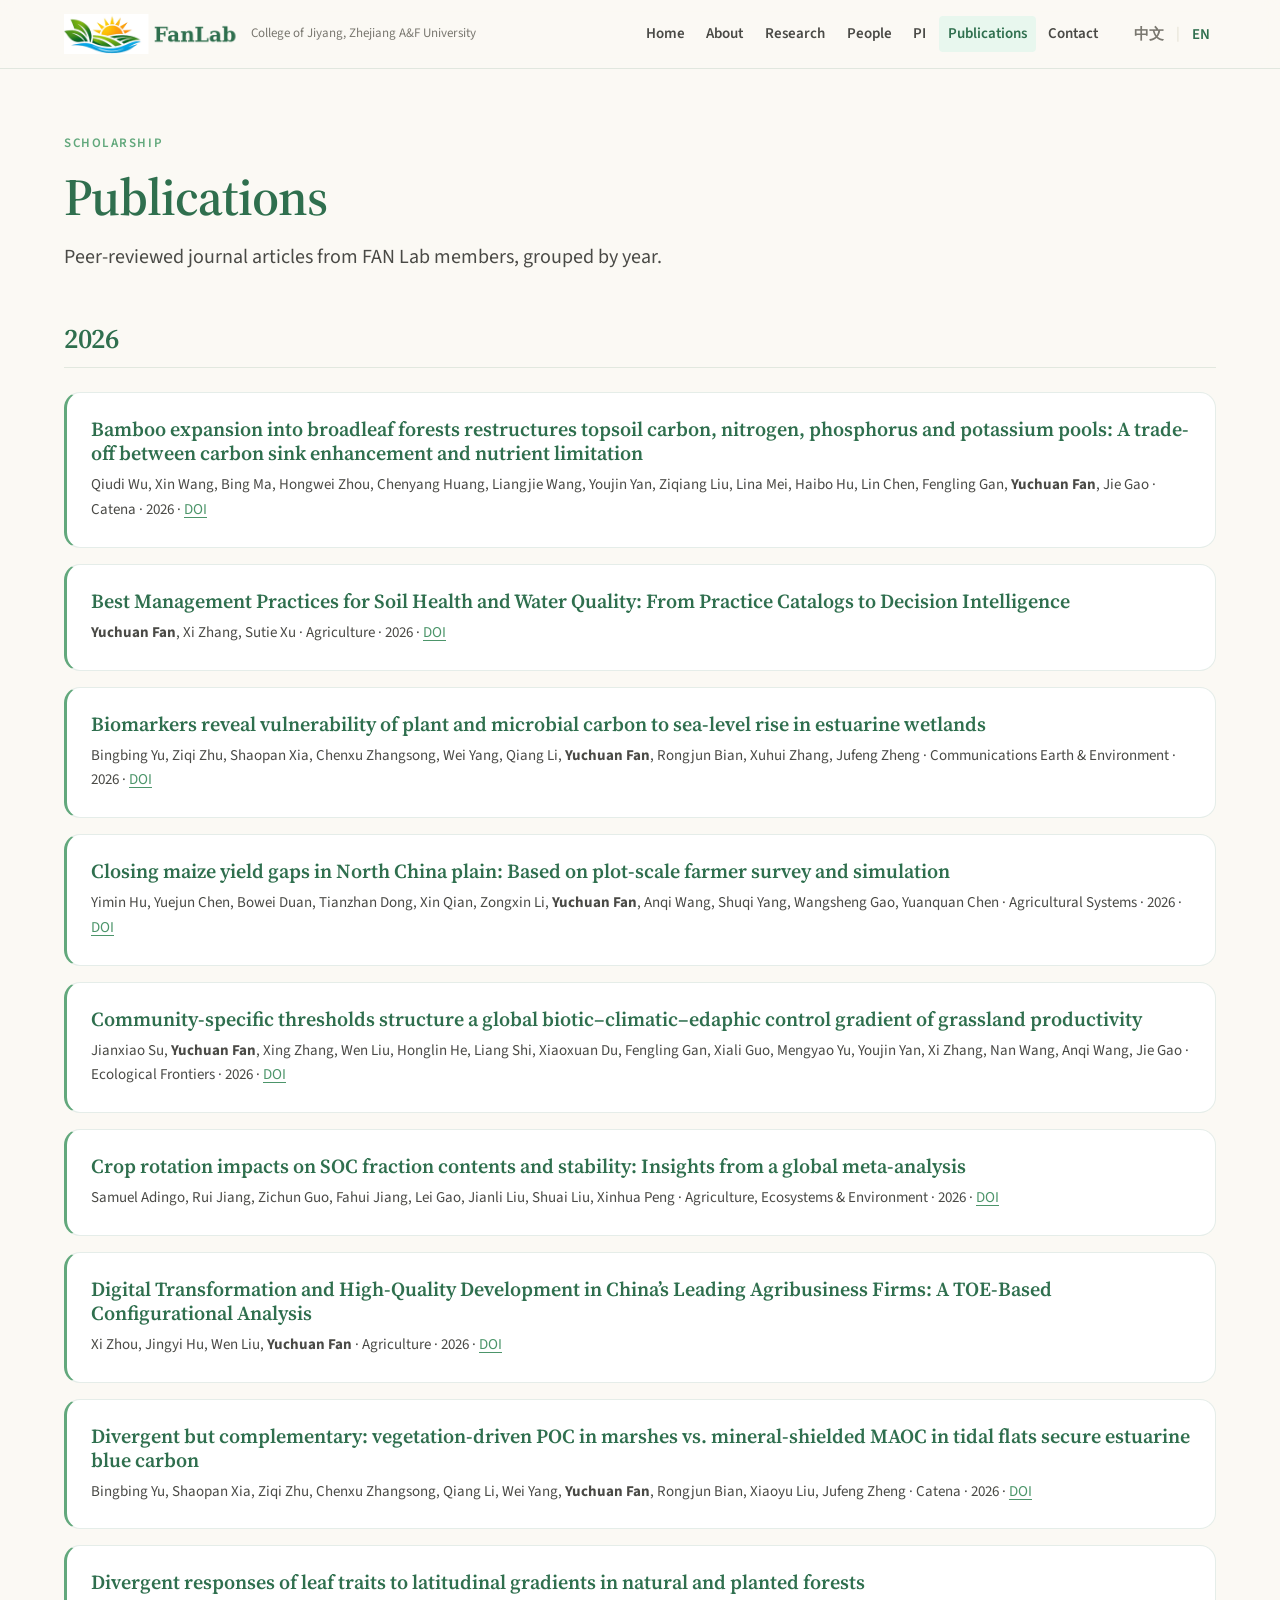
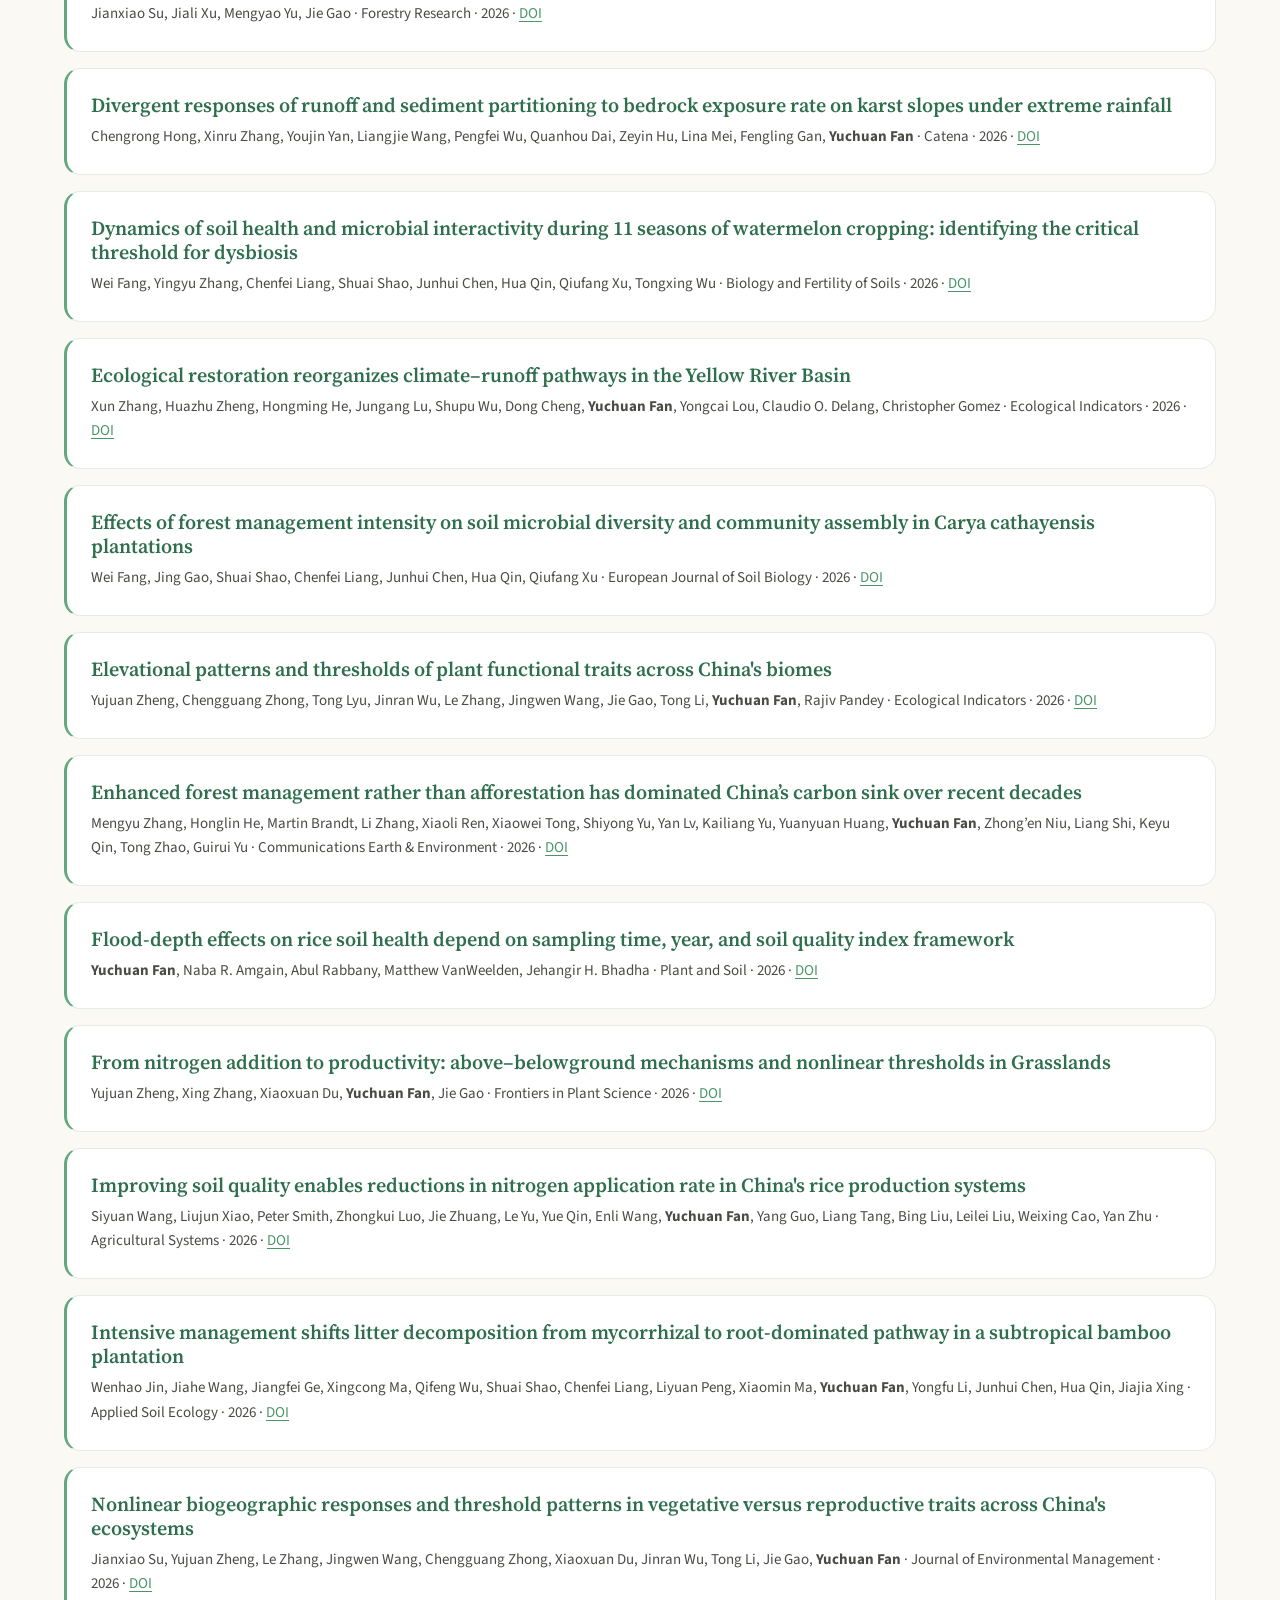
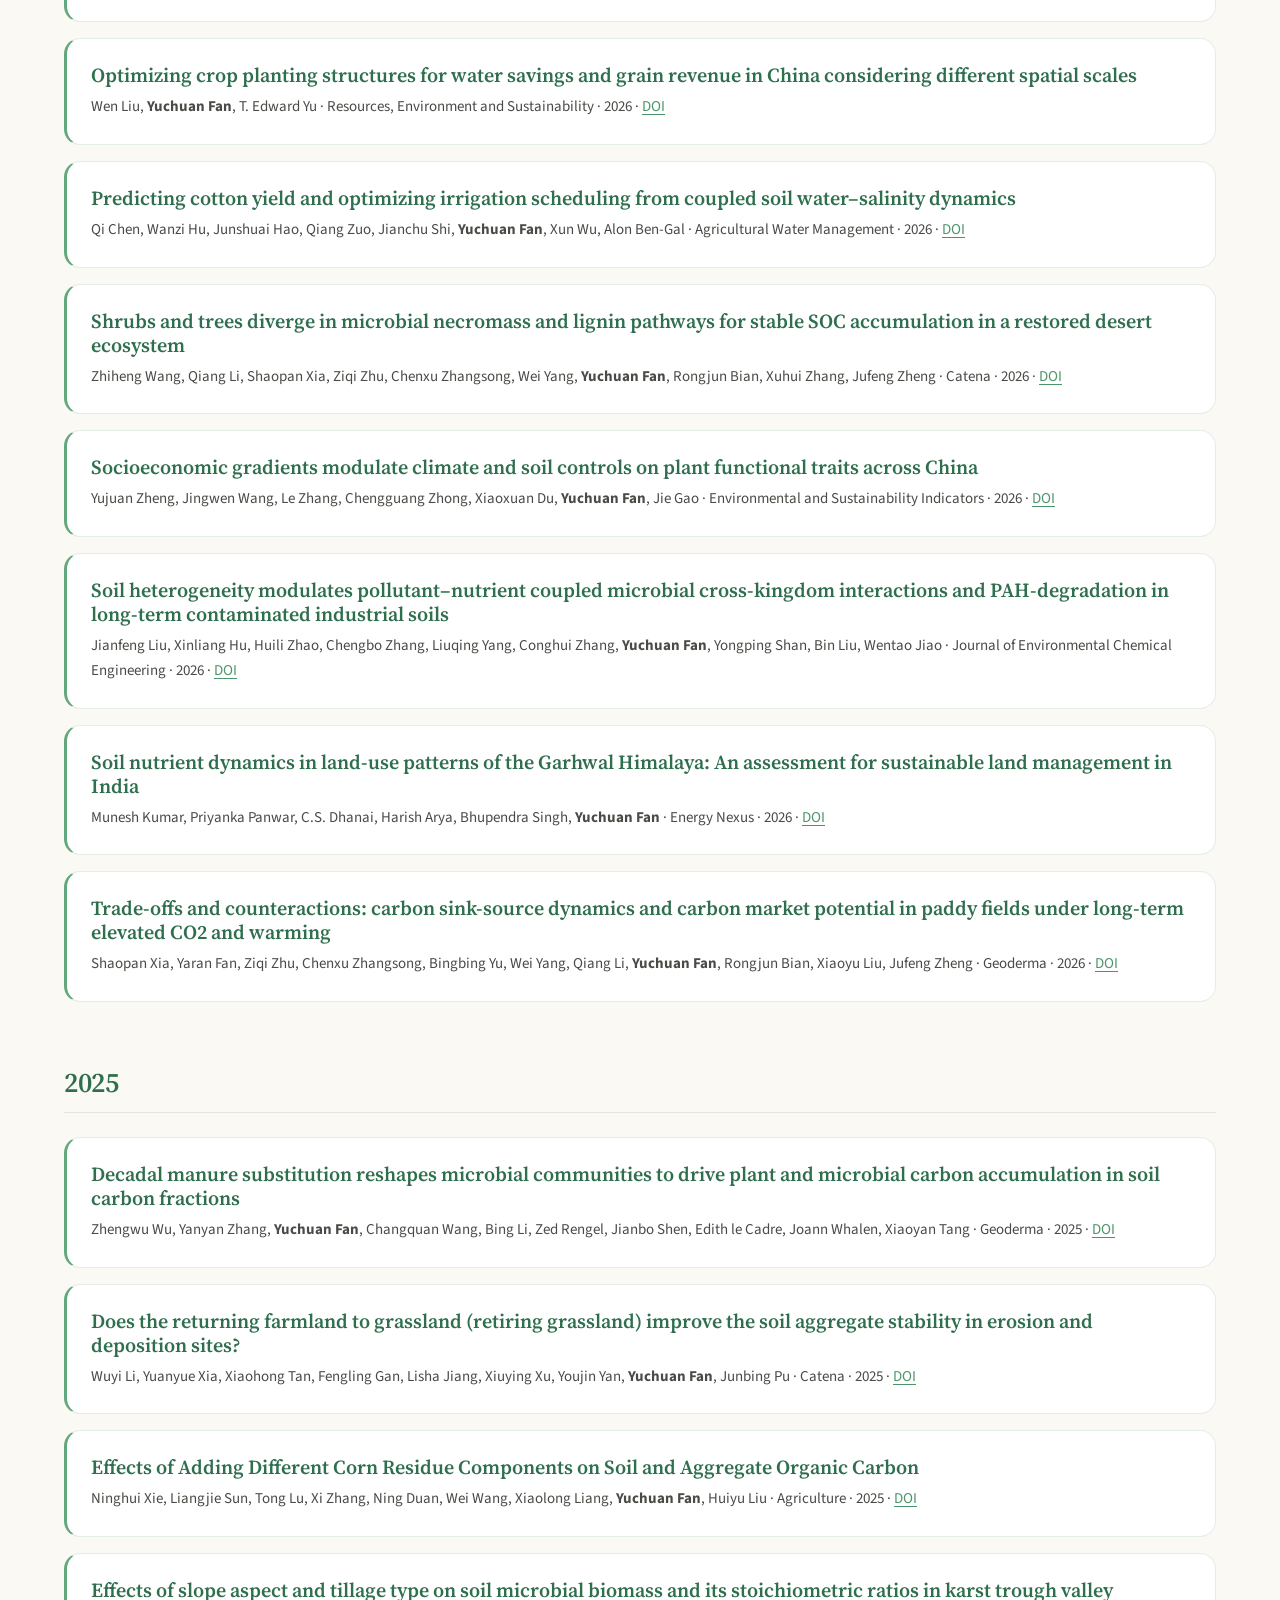
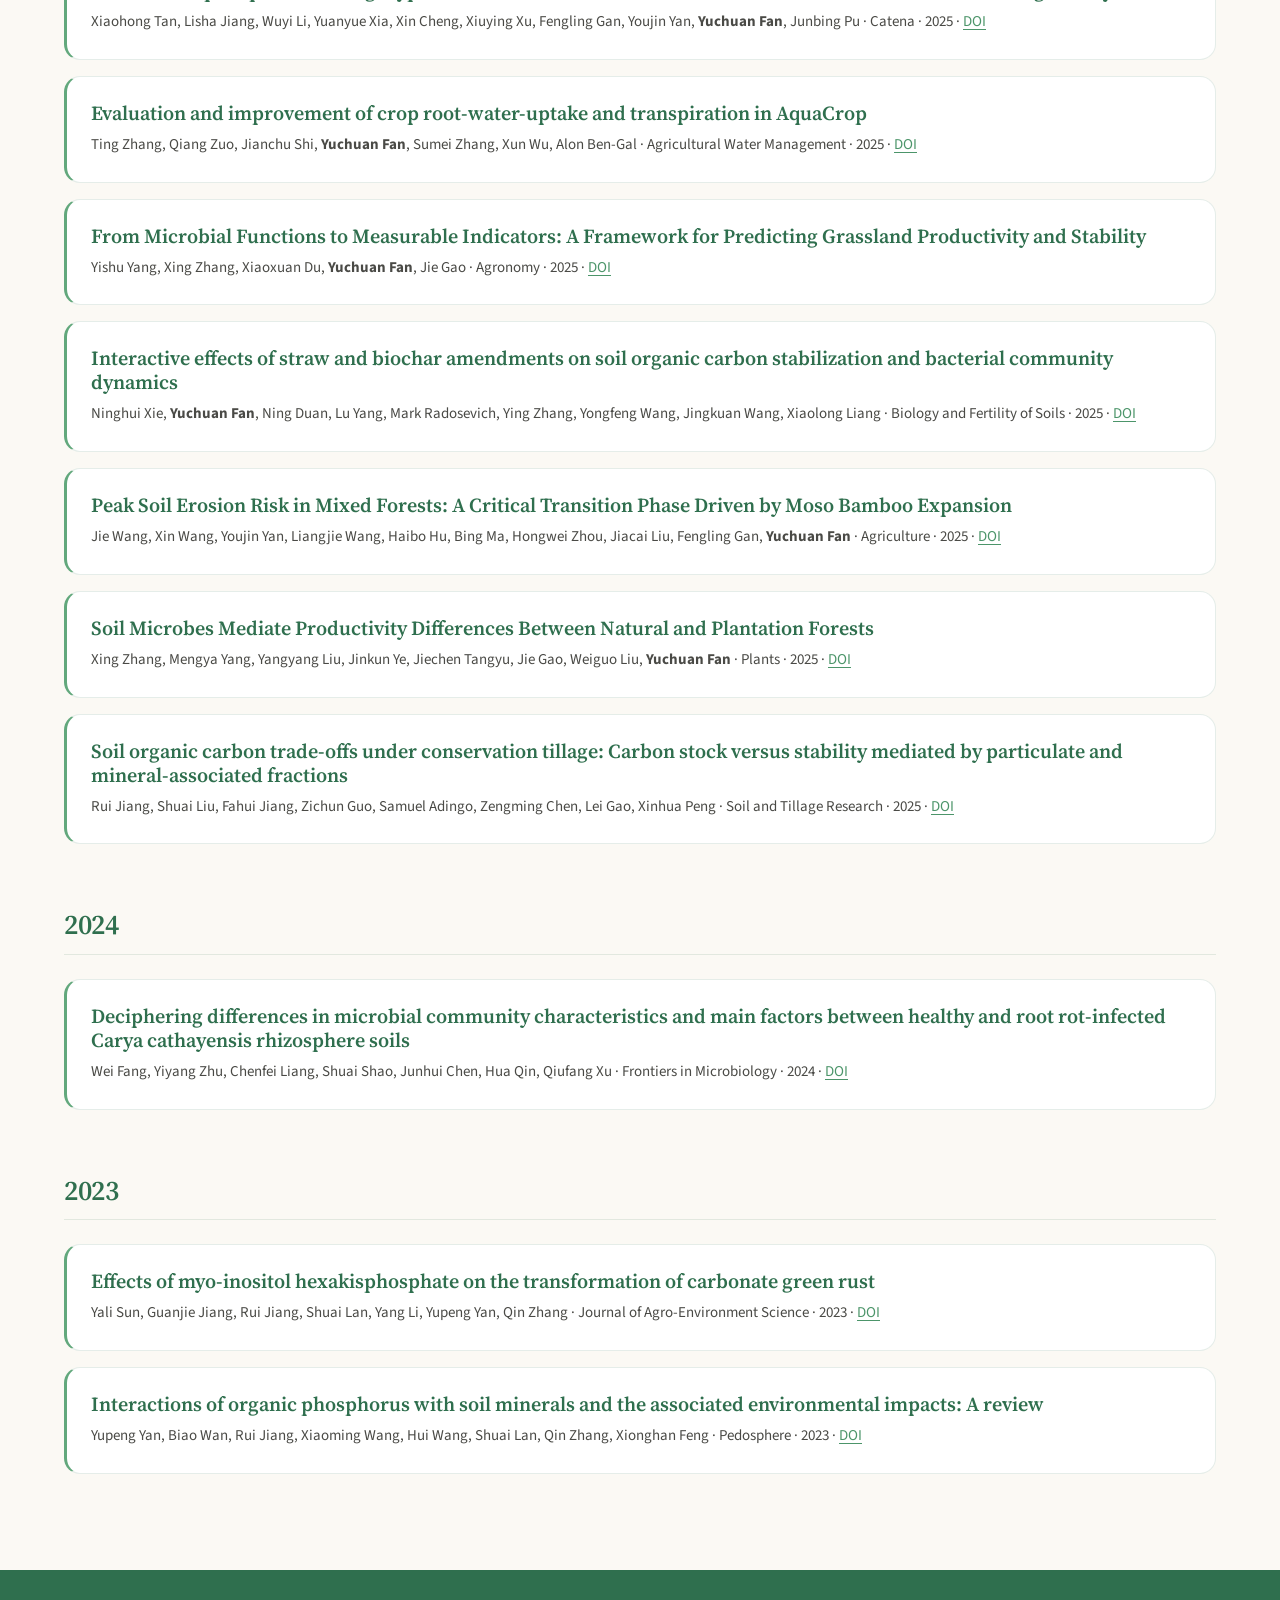
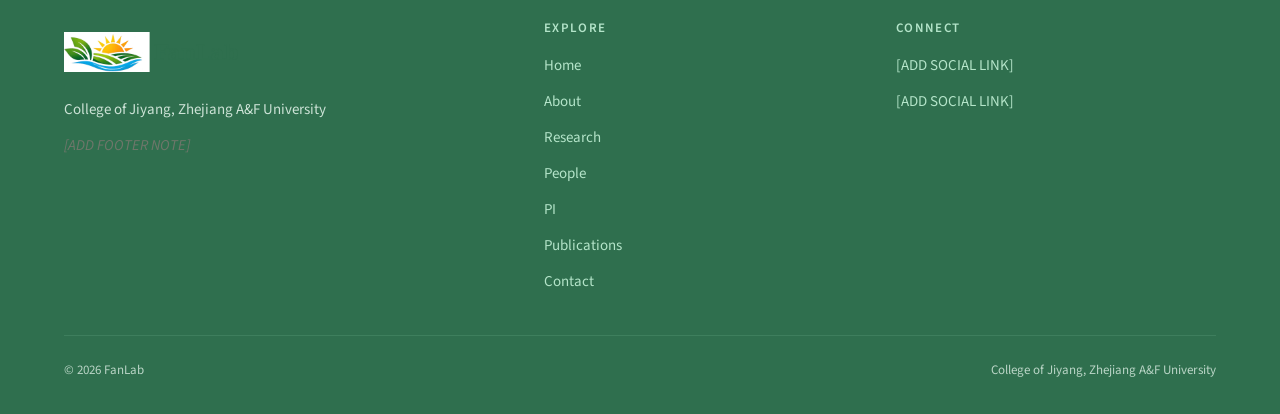
<file: publications.html>
<!DOCTYPE html>
<html lang="zh-CN">
<head>
  <meta charset="utf-8" />
  <meta name="viewport" content="width=device-width, initial-scale=1" />
  <meta name="description" content="Publications of FAN Lab at the College of Jiyang, Zhejiang A&F University." />
  <title>Publications · FAN Lab</title>
  <script>
    (function () {
      try {
        var l = localStorage.getItem("lab-lang");
        if (l !== "zh" && l !== "en") {
          var n = (navigator.language || "en").toLowerCase();
          l = n.indexOf("zh") === 0 ? "zh" : "en";
        }
        document.documentElement.lang = l === "zh" ? "zh-CN" : "en";
        document.documentElement.setAttribute("data-lang", l);
      } catch (e) {}
    })();
  </script>
  <link rel="icon" href="favicon.ico" sizes="any" />
  <link rel="icon" href="assets/images/favicon.ico" type="image/x-icon" />
  <link rel="icon" href="assets/images/fanlab-favicon.png" type="image/png" sizes="64x64" />
  <link rel="icon" href="assets/images/fanlab-favicon-32.png" type="image/png" sizes="32x32" />
  <link rel="apple-touch-icon" href="assets/images/apple-touch-icon.png" sizes="180x180" />
  <meta property="og:image" content="https://fanlab2025.github.io/assets/images/og-image.png" />
  <meta name="twitter:card" content="summary_large_image" />
  <meta name="twitter:image" content="https://fanlab2025.github.io/assets/images/og-image.png" />
<link rel="preconnect" href="https://fonts.googleapis.com" />
  <link rel="preconnect" href="https://fonts.gstatic.com" crossorigin />
  <link href="https://fonts.googleapis.com/css2?family=Source+Sans+3:ital,wght@0,400;0,600;0,700;1,400&family=Source+Serif+4:opsz,wght@8..60,600;8..60,700&display=swap" rel="stylesheet" />
  <link rel="stylesheet" href="css/styles.css" />
</head>
<body>
  <a class="skip-link" href="#main" data-i18n="skipToContent">Skip to content</a>

  <header class="site-header" id="site-header" role="banner"></header>

  <main id="main" class="main">
    <div class="container">
      <header class="page-intro">
        <span class="section__eyebrow" data-i18n="publicationsPage.eyebrow">Scholarship</span>
        <h1 data-i18n="publicationsPage.title">Publications</h1>
        <p data-i18n="publicationsPage.lede">Peer-reviewed journal articles from FAN Lab members, grouped by year.</p>
      </header>

      <div id="pub-list" aria-live="polite">
        <p data-i18n="publicationsPage.loading">Loading publications…</p>
      </div>
    </div>
  </main>

  <footer class="site-footer" id="site-footer" role="contentinfo"></footer>

  <script src="js/main.js"></script>
  <script src="js/render.js"></script>
  <script>
    (function () {
      var pubs = null;
      function draw() {
        if (!pubs) return;
        LabRender.renderPublications(pubs, document.getElementById("pub-list"));
      }
      document.addEventListener("DOMContentLoaded", function () {
        var siteReady = LabSite.loadSite();
        var pubsReady = LabSite.fetchJSON(LabSite.DATA_BASE + "publications.json");
        pubsReady
          .then(function (data) {
            pubs = (data && data.publications) || [];
            return siteReady.catch(function () {});
          })
          .then(draw)
          .catch(function (err) {
            console.error(err);
            var el = document.getElementById("pub-list");
            if (el) {
              el.innerHTML = '<p class="status-msg status-msg--error">' +
                LabSite.escapeHtml(LabSite.t("status.loadFail")) +
                "</p>";
            }
          });
      });
      window.addEventListener("lab-lang-change", draw);
    })();
  </script>
</body>
</html>
</file>
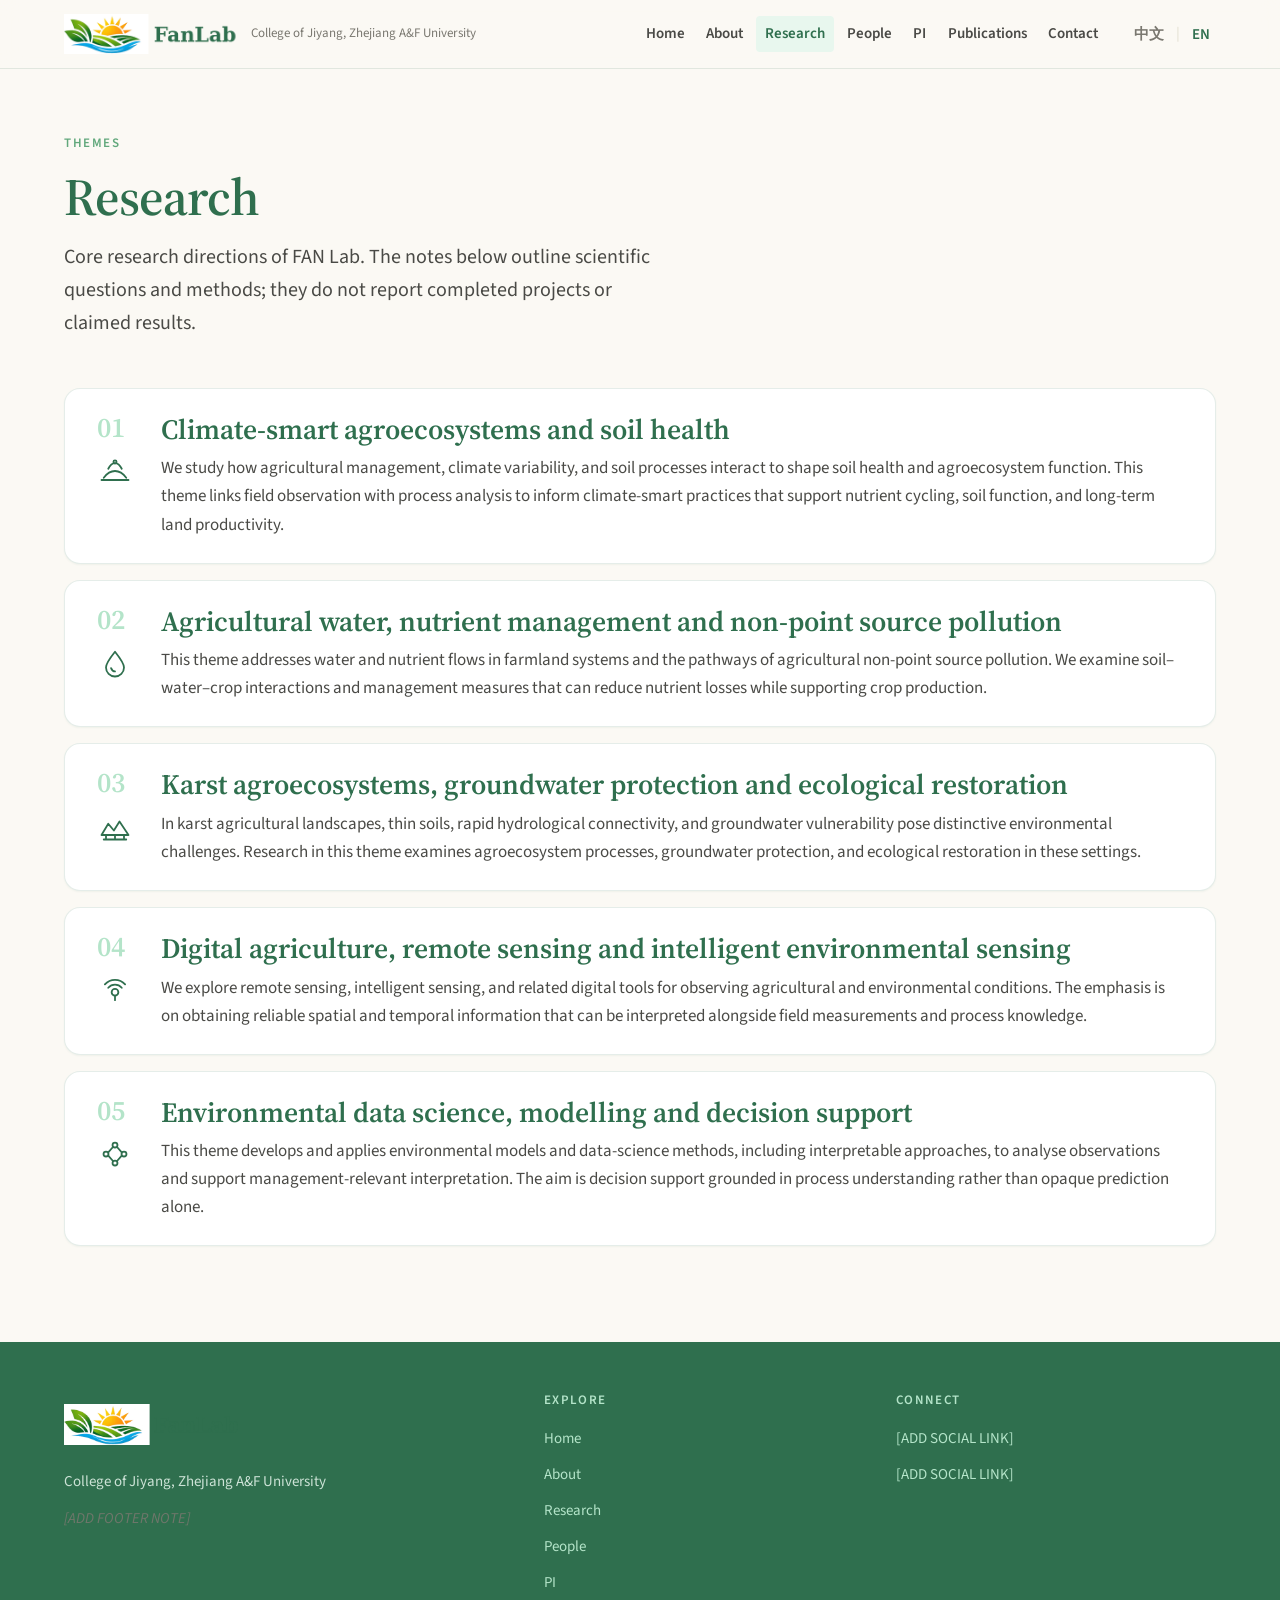
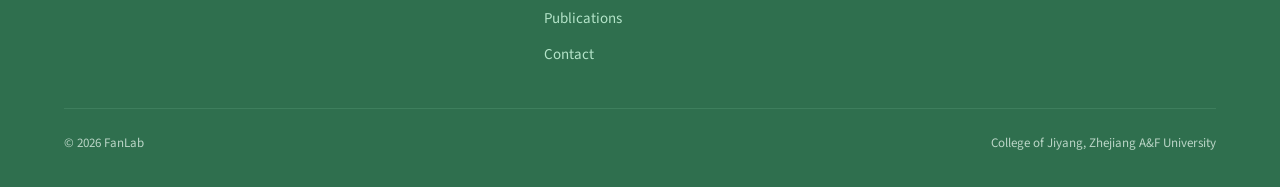
<file: research.html>
<!DOCTYPE html>
<html lang="zh-CN">
<head>
  <meta charset="utf-8" />
  <meta name="viewport" content="width=device-width, initial-scale=1" />
  <meta name="description" content="Research themes of FAN Lab at the College of Jiyang, Zhejiang A&F University." />
  <title>Research · FAN Lab</title>
  <script>
    (function () {
      try {
        var l = localStorage.getItem("lab-lang");
        if (l !== "zh" && l !== "en") {
          var n = (navigator.language || "en").toLowerCase();
          l = n.indexOf("zh") === 0 ? "zh" : "en";
        }
        document.documentElement.lang = l === "zh" ? "zh-CN" : "en";
        document.documentElement.setAttribute("data-lang", l);
      } catch (e) {}
    })();
  </script>
  <link rel="icon" href="favicon.ico" sizes="any" />
  <link rel="icon" href="assets/images/favicon.ico" type="image/x-icon" />
  <link rel="icon" href="assets/images/fanlab-favicon.png" type="image/png" sizes="64x64" />
  <link rel="icon" href="assets/images/fanlab-favicon-32.png" type="image/png" sizes="32x32" />
  <link rel="apple-touch-icon" href="assets/images/apple-touch-icon.png" sizes="180x180" />
  <meta property="og:image" content="https://fanlab2025.github.io/assets/images/og-image.png" />
  <meta name="twitter:card" content="summary_large_image" />
  <meta name="twitter:image" content="https://fanlab2025.github.io/assets/images/og-image.png" />
<link rel="preconnect" href="https://fonts.googleapis.com" />
  <link rel="preconnect" href="https://fonts.gstatic.com" crossorigin />
  <link href="https://fonts.googleapis.com/css2?family=Source+Sans+3:ital,wght@0,400;0,600;0,700;1,400&family=Source+Serif+4:opsz,wght@8..60,600;8..60,700&display=swap" rel="stylesheet" />
  <link rel="stylesheet" href="css/styles.css" />
</head>
<body>
  <a class="skip-link" href="#main" data-i18n="skipToContent">Skip to content</a>

  <header class="site-header" id="site-header" role="banner"></header>

  <main id="main" class="main">
    <div class="container">
      <header class="page-intro">
        <span class="section__eyebrow" data-i18n="research.eyebrow">Themes</span>
        <h1 data-i18n="research.title">Research</h1>
        <p data-i18n="research.lede">Laboratory research directions. Short descriptions use placeholder text until real summaries are provided — no invented claims or results.</p>
      </header>

      <div class="theme-list" id="theme-list" aria-live="polite">
        <p class="status-msg" data-i18n="research.loading">Loading research themes…</p>
      </div>
    </div>
  </main>

  <footer class="site-footer" id="site-footer" role="contentinfo"></footer>

  <script src="js/main.js"></script>
  <script src="js/render.js"></script>
  <script>
    (function () {
      var themes = null;
      function draw() {
        if (!themes) return;
        LabRender.renderThemes(themes, document.getElementById("theme-list"));
      }
      document.addEventListener("DOMContentLoaded", function () {
        LabSite.loadSite()
          .then(function () {
            return LabSite.fetchJSON(LabSite.DATA_BASE + "research.json");
          })
          .then(function (data) {
            themes = data.themes || [];
            draw();
            if (window.location.hash) {
              var target = document.querySelector(window.location.hash);
              if (target) target.scrollIntoView({ behavior: "smooth", block: "start" });
            }
          })
          .catch(function (err) {
            console.error(err);
            var el = document.getElementById("theme-list");
            if (el) {
              el.innerHTML = '<p class="status-msg status-msg--error">' +
                LabSite.escapeHtml(LabSite.t("status.loadFail")) +
                "</p>";
            }
          });
      });
      window.addEventListener("lab-lang-change", draw);
    })();
  </script>
</body>
</html>
</file>
<file: css/styles.css>
/* ==========================================================================
   FAN Lab — Academic laboratory stylesheet
   Forest green + cream palette · Source Serif 4 + Source Sans 3
   ========================================================================== */

:root {
  --color-forest: #2F6F4E;
  --color-forest-mid: #4C956A;
  --color-forest-soft: #62A87C;
  --color-leaf: #B4E4C9;
  --color-leaf-muted: #E8F7EE;
  --color-cream: #FBF9F4;
  --color-cream-deep: #F5F1E8;
  --color-sand: #E8E4D9;
  --color-ink: #1A1A1A;
  --color-ink-muted: #4A4A46;
  --color-ink-faint: #7A7870;
  --color-border: rgba(47, 111, 78, 0.12);
  --color-border-strong: rgba(47, 111, 78, 0.22);
  --color-focus: #4C956A;
  --color-white: #FFFFFF;

  --font-serif: "Source Serif 4", "Songti SC", "Noto Serif SC", "Georgia", "Times New Roman", serif;
  --font-sans: "Source Sans 3", "PingFang SC", "Noto Sans SC", "Microsoft YaHei", "Segoe UI", system-ui, -apple-system, sans-serif;

  --fs-xs: clamp(0.75rem, 0.7rem + 0.2vw, 0.8125rem);
  --fs-sm: clamp(0.875rem, 0.82rem + 0.25vw, 0.9375rem);
  --fs-base: clamp(1rem, 0.95rem + 0.25vw, 1.0625rem);
  --fs-md: clamp(1.125rem, 1.05rem + 0.35vw, 1.25rem);
  --fs-lg: clamp(1.375rem, 1.2rem + 0.7vw, 1.75rem);
  --fs-xl: clamp(1.75rem, 1.4rem + 1.2vw, 2.375rem);
  --fs-2xl: clamp(2.25rem, 1.7rem + 2vw, 3.25rem);
  --fs-3xl: clamp(2.75rem, 2rem + 2.8vw, 4rem);

  --space-1: 0.25rem;
  --space-2: 0.5rem;
  --space-3: 0.75rem;
  --space-4: 1rem;
  --space-5: 1.5rem;
  --space-6: 2rem;
  --space-7: 3rem;
  --space-8: 4rem;
  --space-9: 6rem;
  --space-10: 8rem;

  --radius-sm: 4px;
  --radius-md: 8px;
  --radius-lg: 16px;
  --radius-xl: 24px;

  --shadow-sm: 0 1px 2px rgba(47, 111, 78, 0.06);
  --shadow-md: 0 4px 16px rgba(47, 111, 78, 0.08);
  --shadow-lg: 0 12px 40px rgba(47, 111, 78, 0.10);

  --header-h: 4.25rem;
  --max-w: 72rem;
  --max-w-narrow: 42rem;
  --max-w-prose: 38rem;

  --ease: cubic-bezier(0.22, 1, 0.36, 1);
  --duration: 200ms;
}

/* Reset / base ----------------------------------------------------------- */

*,
*::before,
*::after {
  box-sizing: border-box;
}

html {
  scroll-behavior: smooth;
  -webkit-text-size-adjust: 100%;
}

@media (prefers-reduced-motion: reduce) {
  html {
    scroll-behavior: auto;
  }

  *,
  *::before,
  *::after {
    animation-duration: 0.01ms !important;
    animation-iteration-count: 1 !important;
    transition-duration: 0.01ms !important;
  }
}

body {
  margin: 0;
  min-height: 100vh;
  display: flex;
  flex-direction: column;
  font-family: var(--font-sans);
  font-size: var(--fs-base);
  line-height: 1.65;
  color: var(--color-ink);
  background-color: var(--color-cream);
  -webkit-font-smoothing: antialiased;
  -moz-osx-font-smoothing: grayscale;
}

img {
  max-width: 100%;
  height: auto;
  display: block;
}

a {
  color: var(--color-forest-mid);
  text-decoration-thickness: 1px;
  text-underline-offset: 0.18em;
  transition: color var(--duration) var(--ease);
}

a:hover {
  color: var(--color-forest);
}

a:focus-visible,
button:focus-visible,
.nav-toggle:focus-visible {
  outline: 2px solid var(--color-focus);
  outline-offset: 3px;
}

h1, h2, h3, h4 {
  font-family: var(--font-serif);
  font-weight: 600;
  line-height: 1.2;
  color: var(--color-forest);
  margin: 0 0 var(--space-4);
}

h1 { font-size: var(--fs-2xl); letter-spacing: -0.02em; }
h2 { font-size: var(--fs-xl); letter-spacing: -0.015em; }
h3 { font-size: var(--fs-lg); }
h4 { font-size: var(--fs-md); }

p {
  margin: 0 0 var(--space-4);
}

p:last-child {
  margin-bottom: 0;
}

ul, ol {
  margin: 0 0 var(--space-4);
  padding-left: 1.25rem;
}

/* Skip link -------------------------------------------------------------- */

.skip-link {
  position: absolute;
  top: -100%;
  left: var(--space-4);
  z-index: 1000;
  padding: var(--space-3) var(--space-5);
  background: var(--color-forest);
  color: var(--color-cream);
  font-weight: 600;
  text-decoration: none;
  border-radius: var(--radius-sm);
}

.skip-link:focus {
  top: var(--space-4);
}

/* Layout ----------------------------------------------------------------- */

.container {
  width: min(100% - 2rem, var(--max-w));
  margin-inline: auto;
}

.container--narrow {
  width: min(100% - 2rem, var(--max-w-narrow));
}

.main {
  flex: 1;
  padding-block: var(--space-8) var(--space-9);
}

.section {
  margin-bottom: var(--space-9);
}

.section:last-child {
  margin-bottom: 0;
}

.section__header {
  margin-bottom: var(--space-6);
  max-width: var(--max-w-prose);
}

.section__eyebrow {
  display: block;
  font-family: var(--font-sans);
  font-size: var(--fs-xs);
  font-weight: 600;
  letter-spacing: 0.12em;
  text-transform: uppercase;
  color: var(--color-forest-soft);
  margin-bottom: var(--space-3);
}

.section__lede {
  color: var(--color-ink-muted);
  font-size: var(--fs-md);
  margin-top: var(--space-3);
}

/* Header / nav ----------------------------------------------------------- */

.site-header {
  position: sticky;
  top: 0;
  z-index: 100;
  background: rgba(251, 249, 244, 0.92);
  backdrop-filter: blur(12px);
  -webkit-backdrop-filter: blur(12px);
  border-bottom: 1px solid var(--color-border);
}

.site-header__inner {
  display: flex;
  align-items: center;
  justify-content: space-between;
  gap: var(--space-5);
  min-height: var(--header-h);
}

.brand {
  display: flex;
  flex-direction: row;
  align-items: center;
  gap: 0.7rem;
  text-decoration: none;
  color: inherit;
  min-width: 0;
}

.brand__logo {
  height: 2.75rem;
  width: auto;
  max-width: 11rem;
  display: block;
  flex-shrink: 0;
  object-fit: contain;
}

.brand__text {
  display: flex;
  flex-direction: column;
  gap: 0.08rem;
  min-width: 0;
}

.brand:hover {
  color: inherit;
}

.brand__lab {
  font-family: var(--font-serif);
  font-size: var(--fs-md);
  font-weight: 600;
  color: var(--color-forest);
  letter-spacing: -0.01em;
  white-space: nowrap;
  overflow: hidden;
  text-overflow: ellipsis;
}

.brand__inst {
  font-size: var(--fs-xs);
  color: var(--color-ink-faint);
  white-space: nowrap;
  overflow: hidden;
  text-overflow: ellipsis;
}

.nav-toggle {
  display: none;
  align-items: center;
  justify-content: center;
  width: 2.75rem;
  height: 2.75rem;
  border: 1px solid var(--color-border-strong);
  border-radius: var(--radius-md);
  background: var(--color-white);
  cursor: pointer;
  color: var(--color-forest);
}

.nav-toggle__icon {
  display: block;
  width: 1.125rem;
  height: 2px;
  background: currentColor;
  position: relative;
  box-shadow: 0 -6px 0 currentColor, 0 6px 0 currentColor;
}

.site-nav ul {
  display: flex;
  align-items: center;
  gap: var(--space-1);
  list-style: none;
  margin: 0;
  padding: 0;
}

.site-nav a {
  display: block;
  padding: 0.35rem 0.55rem;
  font-size: var(--fs-sm);
  font-weight: 600;
  color: var(--color-ink-muted);
  text-decoration: none;
  border-radius: var(--radius-sm);
  transition: background var(--duration) var(--ease), color var(--duration) var(--ease);
}

.site-nav a:hover {
  color: var(--color-forest);
  background: var(--color-leaf-muted);
}

.site-nav a[aria-current="page"] {
  color: var(--color-forest);
  background: var(--color-leaf-muted);
}

@media (max-width: 1120px) {
  .nav-toggle {
    display: inline-flex;
  }

  .site-nav {
    position: absolute;
    top: 100%;
    left: 0;
    right: 0;
    background: var(--color-cream);
    border-bottom: 1px solid var(--color-border);
    padding: var(--space-3) var(--space-4) var(--space-5);
    display: none;
  }

  .site-nav.is-open {
    display: block;
  }

  .site-nav ul {
    flex-direction: column;
    align-items: stretch;
    gap: var(--space-1);
  }

  .site-nav a {
    padding: var(--space-3) var(--space-4);
  }
}

/* Footer ----------------------------------------------------------------- */

.site-footer {
  background: var(--color-forest);
  color: var(--color-leaf-muted);
  padding-block: var(--space-7) var(--space-6);
  margin-top: auto;
}

.site-footer a {
  color: var(--color-leaf);
}

.site-footer a:hover {
  color: var(--color-cream);
}

.footer__grid {
  display: grid;
  grid-template-columns: 1.4fr 1fr 1fr;
  gap: var(--space-6);
  margin-bottom: var(--space-6);
}

.footer__lab {
  font-family: var(--font-serif);
  font-size: var(--fs-md);
  font-weight: 600;
  color: var(--color-cream);
  margin-bottom: var(--space-2);
}

.footer__inst {
  font-size: var(--fs-sm);
  opacity: 0.85;
  margin-bottom: var(--space-3);
}

.footer__heading {
  font-family: var(--font-sans);
  font-size: var(--fs-xs);
  font-weight: 600;
  letter-spacing: 0.1em;
  text-transform: uppercase;
  color: var(--color-leaf);
  margin-bottom: var(--space-3);
}

.footer__list {
  list-style: none;
  margin: 0;
  padding: 0;
}

.footer__list li {
  margin-bottom: var(--space-2);
}

.footer__list a {
  text-decoration: none;
  font-size: var(--fs-sm);
}

.footer__list a:hover {
  text-decoration: underline;
}

.footer__bottom {
  border-top: 1px solid rgba(149, 213, 178, 0.2);
  padding-top: var(--space-5);
  display: flex;
  flex-wrap: wrap;
  justify-content: space-between;
  gap: var(--space-3);
  font-size: var(--fs-xs);
  opacity: 0.75;
}

@media (max-width: 700px) {
  .footer__grid {
    grid-template-columns: 1fr;
    gap: var(--space-5);
  }
}

/* Hero ------------------------------------------------------------------- */

.hero {
  display: grid;
  grid-template-columns: 1.2fr 0.8fr;
  gap: var(--space-7);
  align-items: end;
  padding-bottom: var(--space-8);
  border-bottom: 1px solid var(--color-border);
  margin-bottom: var(--space-8);
}

.hero__eyebrow {
  display: block;
  font-size: var(--fs-xs);
  font-weight: 600;
  letter-spacing: 0.14em;
  text-transform: uppercase;
  color: var(--color-forest-soft);
  margin-bottom: var(--space-4);
}

.hero__title {
  font-size: var(--fs-3xl);
  margin-bottom: var(--space-5);
  max-width: 14ch;
}

.hero__tagline {
  font-size: var(--fs-md);
  color: var(--color-ink-muted);
  max-width: var(--max-w-prose);
  margin-bottom: var(--space-6);
}

.hero__meta {
  display: flex;
  flex-wrap: wrap;
  gap: var(--space-4);
  font-size: var(--fs-sm);
  color: var(--color-ink-faint);
}

.hero__panel {
  background: linear-gradient(160deg, var(--color-forest) 0%, var(--color-forest-mid) 100%);
  color: var(--color-cream);
  border-radius: var(--radius-xl);
  padding: var(--space-6);
  box-shadow: var(--shadow-lg);
  min-height: 16rem;
  display: flex;
  flex-direction: column;
  justify-content: flex-end;
}

.hero__panel-label {
  font-size: var(--fs-xs);
  letter-spacing: 0.12em;
  text-transform: uppercase;
  color: var(--color-leaf);
  margin-bottom: var(--space-3);
}

.hero__panel-title {
  font-family: var(--font-serif);
  font-size: var(--fs-lg);
  color: var(--color-cream);
  margin-bottom: var(--space-3);
}

.hero__panel-text {
  font-size: var(--fs-sm);
  opacity: 0.85;
  margin: 0;
}

@media (max-width: 860px) {
  .hero {
    grid-template-columns: 1fr;
    gap: var(--space-6);
  }

  .hero__title {
    max-width: none;
  }
}

/* Buttons / CTAs --------------------------------------------------------- */

.btn-row {
  display: flex;
  flex-wrap: wrap;
  gap: var(--space-3);
}

.btn {
  display: inline-flex;
  align-items: center;
  justify-content: center;
  gap: var(--space-2);
  padding: 0.7rem 1.25rem;
  font-family: var(--font-sans);
  font-size: var(--fs-sm);
  font-weight: 600;
  text-decoration: none;
  border-radius: var(--radius-md);
  border: 1px solid transparent;
  cursor: pointer;
  transition: background var(--duration) var(--ease), color var(--duration) var(--ease), border-color var(--duration) var(--ease), transform var(--duration) var(--ease);
}

.btn:hover {
  text-decoration: none;
}

.btn--primary {
  background: var(--color-forest);
  color: var(--color-cream);
}

.btn--primary:hover {
  background: var(--color-forest-mid);
  color: var(--color-cream);
}

.btn--ghost {
  background: transparent;
  color: var(--color-forest);
  border-color: var(--color-border-strong);
}

.btn--ghost:hover {
  background: var(--color-leaf-muted);
  color: var(--color-forest);
}

/* Cards ------------------------------------------------------------------ */

.card-grid {
  display: grid;
  grid-template-columns: repeat(auto-fill, minmax(16rem, 1fr));
  gap: var(--space-5);
}

.card {
  background: var(--color-white);
  border: 1px solid var(--color-border);
  border-radius: var(--radius-lg);
  overflow: hidden;
  box-shadow: var(--shadow-sm);
  transition: box-shadow var(--duration) var(--ease), transform var(--duration) var(--ease), border-color var(--duration) var(--ease);
}

.card:hover {
  box-shadow: var(--shadow-md);
  border-color: var(--color-border-strong);
  transform: translateY(-2px);
}

@media (prefers-reduced-motion: reduce) {
  .card:hover {
    transform: none;
  }
}

.card--link {
  text-decoration: none;
  color: inherit;
  display: flex;
  flex-direction: column;
  height: 100%;
}

.card--link:hover {
  color: inherit;
}

.card__media {
  aspect-ratio: 4 / 5;
  background: var(--color-sand);
  position: relative;
  overflow: hidden;
}

.card__media img {
  width: 100%;
  height: 100%;
  object-fit: cover;
  object-position: center top;
}

.portrait-placeholder {
  width: 100%;
  height: 100%;
  display: flex;
  flex-direction: column;
  align-items: center;
  justify-content: center;
  gap: var(--space-3);
  background: linear-gradient(180deg, var(--color-sand) 0%, #ddd8cb 100%);
  color: var(--color-forest);
  font-size: var(--fs-xs);
  font-weight: 600;
  letter-spacing: 0.08em;
  text-transform: uppercase;
  opacity: 0.7;
}

.portrait-placeholder__icon {
  width: 3.5rem;
  height: 3.5rem;
  border-radius: 50%;
  background: rgba(47, 111, 78, 0.12);
}

.card__body {
  padding: var(--space-5);
  display: flex;
  flex-direction: column;
  gap: var(--space-2);
  flex: 1;
}

.card__role {
  font-size: var(--fs-xs);
  font-weight: 600;
  letter-spacing: 0.08em;
  text-transform: uppercase;
  color: var(--color-forest-soft);
}

.card__title {
  font-family: var(--font-serif);
  font-size: var(--fs-md);
  font-weight: 600;
  color: var(--color-forest);
  margin: 0;
}

.card__meta {
  font-size: var(--fs-sm);
  color: var(--color-ink-muted);
}

.card__badge {
  display: inline-block;
  align-self: flex-start;
  margin-top: auto;
  padding: 0.2rem 0.55rem;
  font-size: var(--fs-xs);
  font-weight: 600;
  color: var(--color-ink-faint);
  background: var(--color-cream-deep);
  border-radius: var(--radius-sm);
  border: 1px dashed var(--color-border-strong);
}

/* Theme cards ------------------------------------------------------------ */

.theme-list {
  display: grid;
  gap: var(--space-4);
}

.theme-card {
  display: grid;
  grid-template-columns: auto 1fr;
  gap: var(--space-5);
  padding: var(--space-5) var(--space-6);
  background: var(--color-white);
  border: 1px solid var(--color-border);
  border-radius: var(--radius-lg);
  box-shadow: var(--shadow-sm);
  transition: border-color var(--duration) var(--ease), box-shadow var(--duration) var(--ease);
}

.theme-card:hover {
  border-color: var(--color-border-strong);
  box-shadow: var(--shadow-md);
}

.theme-card__index {
  font-family: var(--font-serif);
  font-size: var(--fs-lg);
  font-weight: 600;
  color: var(--color-leaf);
  line-height: 1;
  min-width: 2.5rem;
}

.theme-card__title {
  margin-bottom: var(--space-2);
}

.theme-card__desc {
  color: var(--color-ink-muted);
  margin: 0;
}

@media (max-width: 560px) {
  .theme-card {
    grid-template-columns: 1fr;
    gap: var(--space-3);
  }
}

/* Publications ----------------------------------------------------------- */

.pub-list {
  list-style: none;
  margin: 0;
  padding: 0;
  display: grid;
  gap: var(--space-4);
}

.pub-item {
  padding: var(--space-5);
  background: var(--color-white);
  border: 1px solid var(--color-border);
  border-radius: var(--radius-lg);
  border-left: 3px solid var(--color-forest-soft);
}

.pub-item--placeholder {
  border-left-style: dashed;
  border-left-color: var(--color-sand);
  background: var(--color-cream-deep);
}

.pub-item__title {
  font-family: var(--font-serif);
  font-size: var(--fs-md);
  font-weight: 600;
  color: var(--color-forest);
  margin: 0 0 var(--space-2);
}

.pub-item__meta {
  font-size: var(--fs-sm);
  color: var(--color-ink-muted);
  margin: 0;
}

.pub-item__badge {
  display: inline-block;
  margin-top: var(--space-3);
  font-size: var(--fs-xs);
  font-weight: 600;
  color: var(--color-ink-faint);
  letter-spacing: 0.04em;
}

/* Member profile page ---------------------------------------------------- */

.member-layout {
  display: grid;
  grid-template-columns: minmax(14rem, 18rem) 1fr;
  gap: var(--space-7);
  align-items: start;
}

.member-sidebar {
  position: sticky;
  top: calc(var(--header-h) + var(--space-5));
}

.member-portrait {
  aspect-ratio: 4 / 5;
  border-radius: var(--radius-lg);
  overflow: hidden;
  background: var(--color-sand);
  border: 1px solid var(--color-border);
  margin-bottom: var(--space-5);
  box-shadow: var(--shadow-md);
}

.member-portrait img {
  width: 100%;
  height: 100%;
  object-fit: cover;
  object-position: center top;
}

.member-contact {
  background: var(--color-white);
  border: 1px solid var(--color-border);
  border-radius: var(--radius-lg);
  padding: var(--space-5);
}

.member-contact dt {
  font-size: var(--fs-xs);
  font-weight: 600;
  letter-spacing: 0.08em;
  text-transform: uppercase;
  color: var(--color-forest-soft);
  margin-top: var(--space-3);
}

.member-contact dt:first-child {
  margin-top: 0;
}

.member-contact dd {
  margin: var(--space-1) 0 0;
  font-size: var(--fs-sm);
  color: var(--color-ink-muted);
  word-break: break-word;
}

.member-header {
  margin-bottom: var(--space-6);
  padding-bottom: var(--space-5);
  border-bottom: 1px solid var(--color-border);
}

.member-header__role {
  font-size: var(--fs-xs);
  font-weight: 600;
  letter-spacing: 0.12em;
  text-transform: uppercase;
  color: var(--color-forest-soft);
  margin-bottom: var(--space-2);
}

.member-header__title {
  font-size: var(--fs-sm);
  color: var(--color-ink-muted);
  margin: 0 0 var(--space-2);
}

.member-header__affil {
  font-size: var(--fs-sm);
  color: var(--color-ink-faint);
  margin: 0;
}

.member-section {
  margin-bottom: var(--space-7);
}

.member-section h2 {
  font-size: var(--fs-lg);
  margin-bottom: var(--space-4);
  padding-bottom: var(--space-2);
  border-bottom: 1px solid var(--color-border);
}

.interest-list {
  display: flex;
  flex-wrap: wrap;
  gap: var(--space-2);
  list-style: none;
  margin: 0;
  padding: 0;
}

.interest-chip {
  display: inline-block;
  padding: 0.4rem 0.85rem;
  font-size: var(--fs-sm);
  color: var(--color-forest);
  background: var(--color-leaf-muted);
  border-radius: 999px;
  text-decoration: none;
}

.interest-chip:hover {
  background: var(--color-leaf);
  color: var(--color-forest);
}

.bio-text {
  max-width: var(--max-w-prose);
  color: var(--color-ink-muted);
}

.placeholder-text {
  color: var(--color-ink-faint);
  font-style: italic;
}

@media (max-width: 800px) {
  .member-layout {
    grid-template-columns: 1fr;
  }

  .member-sidebar {
    position: static;
    display: grid;
    grid-template-columns: minmax(10rem, 14rem) 1fr;
    gap: var(--space-5);
    align-items: start;
  }

  .member-portrait {
    margin-bottom: 0;
  }
}

@media (max-width: 560px) {
  .member-sidebar {
    grid-template-columns: 1fr;
  }
}

/* Contact page ----------------------------------------------------------- */

.contact-grid {
  display: grid;
  grid-template-columns: 1fr 1fr;
  gap: var(--space-5);
}

.contact-card {
  background: var(--color-white);
  border: 1px solid var(--color-border);
  border-radius: var(--radius-lg);
  padding: var(--space-6);
  box-shadow: var(--shadow-sm);
}

.contact-card h2 {
  font-size: var(--fs-md);
  margin-bottom: var(--space-4);
}

.contact-dl dt {
  font-size: var(--fs-xs);
  font-weight: 600;
  letter-spacing: 0.08em;
  text-transform: uppercase;
  color: var(--color-forest-soft);
  margin-top: var(--space-4);
}

.contact-dl dt:first-child {
  margin-top: 0;
}

.contact-dl dd {
  margin: var(--space-1) 0 0;
  color: var(--color-ink-muted);
}

@media (max-width: 640px) {
  .contact-grid {
    grid-template-columns: 1fr;
  }
}

/* Page intro ------------------------------------------------------------- */

.page-intro {
  margin-bottom: var(--space-7);
  max-width: var(--max-w-prose);
}

.page-intro h1 {
  margin-bottom: var(--space-3);
}

.page-intro p {
  color: var(--color-ink-muted);
  font-size: var(--fs-md);
}

/* Empty / loading states ------------------------------------------------- */

.status-msg {
  padding: var(--space-6);
  text-align: center;
  color: var(--color-ink-faint);
  background: var(--color-cream-deep);
  border: 1px dashed var(--color-border-strong);
  border-radius: var(--radius-lg);
  font-size: var(--fs-sm);
}

.status-msg--error {
  color: #7c2d12;
  background: #fff7ed;
  border-color: #fed7aa;
}

.home-highlights {
  display: grid;
  grid-template-columns: repeat(3, 1fr);
  gap: var(--space-5);
}

.highlight-card {
  padding: var(--space-5);
  background: var(--color-white);
  border: 1px solid var(--color-border);
  border-radius: var(--radius-lg);
  box-shadow: var(--shadow-sm);
}

.highlight-card h3 {
  font-size: var(--fs-md);
  margin-bottom: var(--space-2);
}

.highlight-card p {
  font-size: var(--fs-sm);
  color: var(--color-ink-muted);
  margin: 0;
}

@media (max-width: 720px) {
  .home-highlights {
    grid-template-columns: 1fr;
  }
}

.pi-spotlight {
  display: grid;
  grid-template-columns: 10rem 1fr;
  gap: var(--space-5);
  align-items: center;
  padding: var(--space-5);
  background: var(--color-white);
  border: 1px solid var(--color-border);
  border-radius: var(--radius-lg);
  text-decoration: none;
  color: inherit;
  box-shadow: var(--shadow-sm);
  transition: box-shadow var(--duration) var(--ease), border-color var(--duration) var(--ease);
}

.pi-spotlight:hover {
  color: inherit;
  box-shadow: var(--shadow-md);
  border-color: var(--color-border-strong);
}

.pi-spotlight__media {
  aspect-ratio: 4 / 5;
  border-radius: var(--radius-md);
  overflow: hidden;
  background: var(--color-sand);
}

.pi-spotlight__media img,
.pi-spotlight__media .portrait-placeholder {
  width: 100%;
  height: 100%;
}

@media (max-width: 560px) {
  .pi-spotlight {
    grid-template-columns: 1fr;
  }
}

/* Utility ---------------------------------------------------------------- */

.sr-only {
  position: absolute;
  width: 1px;
  height: 1px;
  padding: 0;
  margin: -1px;
  overflow: hidden;
  clip: rect(0, 0, 0, 0);
  white-space: nowrap;
  border: 0;
}

.text-muted {
  color: var(--color-ink-muted);
}

.mt-0 { margin-top: 0; }
.mb-0 { margin-bottom: 0; }

/* Language toggle -------------------------------------------------------- */

.lang-toggle {
  display: flex;
  align-items: center;
  gap: 0.35rem;
  margin-left: var(--space-2);
  font-size: var(--fs-sm);
  font-weight: 600;
  flex-shrink: 0;
}

.lang-toggle__btn {
  margin: 0;
  padding: 0.2rem 0.4rem;
  border: 0;
  background: transparent;
  color: var(--color-ink-faint);
  font-family: inherit;
  font-size: inherit;
  font-weight: 600;
  cursor: pointer;
  border-radius: var(--radius-sm);
}

.lang-toggle__btn:hover {
  color: var(--color-forest);
}

.lang-toggle__btn.is-active {
  color: var(--color-forest);
}

.lang-toggle__sep {
  color: var(--color-sand);
  user-select: none;
}

.site-nav {
  display: flex;
  align-items: center;
  gap: var(--space-3);
}

@media (max-width: 1120px) {
  .site-nav {
    display: none;
    flex-direction: column;
    align-items: stretch;
  }

  .site-nav.is-open {
    display: flex;
  }

  .lang-toggle {
    margin: var(--space-3) var(--space-4) var(--space-2);
  }
}

/* People groups ---------------------------------------------------------- */

.people-group {
  margin-bottom: var(--space-8);
}

.people-group:last-child {
  margin-bottom: 0;
}

.people-group__title {
  font-size: var(--fs-lg);
  margin-bottom: var(--space-5);
  padding-bottom: var(--space-3);
  border-bottom: 1px solid var(--color-border);
}

.card-grid--pi {
  grid-template-columns: minmax(18rem, 32rem);
}

.card--featured {
  display: grid;
  grid-template-columns: 10.5rem 1fr;
  align-items: stretch;
}

.card--featured.card--link,
.card--featured.card {
  flex-direction: row;
  height: auto;
}

.card--featured .card__media {
  aspect-ratio: auto;
  min-height: 14rem;
}

.card--static {
  color: inherit;
}

.card--placeholder {
  border-style: dashed;
}

.card__name-alt {
  font-size: var(--fs-sm);
  color: var(--color-ink-faint);
  margin: 0;
}

.card__chips {
  display: flex;
  flex-wrap: wrap;
  gap: 0.35rem;
  list-style: none;
  margin: var(--space-2) 0 0;
  padding: 0;
}

.card__chips li {
  display: inline-block;
  padding: 0.18rem 0.55rem;
  font-size: var(--fs-xs);
  color: var(--color-forest);
  background: var(--color-leaf-muted);
  border-radius: 999px;
}

.portrait-monogram {
  width: 100%;
  height: 100%;
  display: flex;
  align-items: center;
  justify-content: center;
  background: linear-gradient(160deg, var(--color-forest) 0%, var(--color-forest-mid) 100%);
  color: var(--color-cream);
  font-family: var(--font-serif);
  font-size: clamp(1.75rem, 4vw, 2.5rem);
  font-weight: 600;
  letter-spacing: 0.06em;
}

.pi-spotlight__media img,
.pi-spotlight__media .portrait-monogram,
.pi-spotlight__media .portrait-placeholder {
  width: 100%;
  height: 100%;
  object-fit: cover;
  object-position: center top;
}

.edu-list {
  margin: 0;
  padding-left: 1.15rem;
  color: var(--color-ink-muted);
  max-width: var(--max-w-prose);
}

.edu-list li {
  margin-bottom: var(--space-2);
}

.edu-list li:last-child {
  margin-bottom: 0;
}

.interest-chip {
  cursor: default;
}

@media (max-width: 640px) {
  .card--featured {
    grid-template-columns: 1fr;
  }

  .card--featured .card__media {
    aspect-ratio: 4 / 5;
    min-height: 0;
  }
}

/* Brand / logo marks ----------------------------------------------------- */

.logo-mark {
  display: block;
  width: auto;
  height: auto;
  max-width: 100%;
}

.logo-mark--about {
  height: 7rem;
  width: auto;
  max-width: min(16rem, 100%);
  margin: 0 0 1.75rem;
  object-fit: contain;
}

.about-logo-wrap {
  display: flex;
  justify-content: flex-start;
  margin-bottom: var(--space-5);
}

.logo-mark--pi {
  height: 5.5rem;
  width: auto;
  max-width: min(14rem, 100%);
  margin-bottom: var(--space-4);
  object-fit: contain;
}

.footer__brand-lockup {
  display: block;
  height: 4.25rem;
  width: auto;
  max-width: 11rem;
  margin-bottom: var(--space-3);
  object-fit: contain;
}

.highlight-card--link {
  text-decoration: none;
  color: inherit;
  display: flex;
  flex-direction: column;
  gap: var(--space-2);
  height: 100%;
}

.highlight-card--link:hover {
  color: inherit;
  border-color: var(--color-border-strong);
  box-shadow: var(--shadow-md);
}

.highlight-card--link h3 {
  margin-bottom: 0;
}

.theme-icon {
  display: inline-flex;
  align-items: center;
  justify-content: center;
  width: 2.25rem;
  height: 2.25rem;
  color: var(--color-forest);
  flex-shrink: 0;
}

.theme-icon svg {
  width: 100%;
  height: 100%;
}

.theme-icon--sm {
  width: 1.85rem;
  height: 1.85rem;
  color: var(--color-forest-mid);
}

.theme-card__mark {
  display: flex;
  flex-direction: column;
  align-items: flex-start;
  gap: var(--space-3);
}

.home-more {
  margin-top: var(--space-3);
  font-size: var(--fs-sm);
  font-weight: 600;
  color: var(--color-forest-mid);
}

.about-prose {
  max-width: var(--max-w-prose);
  color: var(--color-ink-muted);
  font-size: var(--fs-md);
}

.approach-section {
  margin-top: var(--space-7);
}

.approach-list {
  list-style: none;
  margin: 0;
  padding: 0;
  display: grid;
  grid-template-columns: repeat(2, 1fr);
  gap: var(--space-4);
}

.approach-item {
  display: flex;
  align-items: center;
  gap: var(--space-3);
  padding: var(--space-4);
  background: var(--color-white);
  border: 1px solid var(--color-border);
  border-radius: var(--radius-lg);
  color: var(--color-forest);
  font-weight: 600;
}

.pi-hero {
  display: grid;
  grid-template-columns: minmax(13rem, 16rem) 1fr;
  gap: var(--space-7);
  align-items: start;
  margin-bottom: var(--space-8);
  padding-bottom: var(--space-7);
  border-bottom: 1px solid var(--color-border);
}

.pi-email {
  margin-top: var(--space-4);
  font-size: var(--fs-sm);
}

.pi-email span {
  display: block;
  font-size: var(--fs-xs);
  font-weight: 600;
  letter-spacing: 0.08em;
  text-transform: uppercase;
  color: var(--color-forest-soft);
  margin-bottom: 0.2rem;
}

.pi-bullets {
  margin: 0;
  padding-left: 1.15rem;
  color: var(--color-ink-muted);
  max-width: var(--max-w-prose);
}

.pi-bullets li {
  margin-bottom: var(--space-2);
}

.bio-text--wide {
  max-width: 46rem;
}

.philosophy-text {
  font-size: var(--fs-md);
}

.join-card {
  padding: var(--space-6);
  background: var(--color-white);
  border: 1px dashed var(--color-border-strong);
  border-radius: var(--radius-lg);
  max-width: var(--max-w-prose);
}

.join-card p {
  color: var(--color-ink-muted);
  margin: 0;
}

.home-highlights {
  grid-template-columns: repeat(auto-fill, minmax(16.5rem, 1fr));
}

@media (max-width: 800px) {
  .pi-hero {
    grid-template-columns: 1fr;
  }

  .approach-list {
    grid-template-columns: 1fr;
  }

  .logo-mark--about {
    height: 5.25rem;
  }
}

/* ==========================================================================
   Responsive refinements — phone / tablet / desktop
   ========================================================================== */

html,
body {
  overflow-x: clip;
}

/* Tablet and below */
@media (max-width: 1120px) {
  .site-header__inner {
    min-height: 3.75rem;
    gap: var(--space-3);
  }

  .brand__logo {
    height: 2.35rem;
    max-width: 9.5rem;
  }

  .brand__inst {
    max-width: 11rem;
    white-space: normal;
    line-height: 1.25;
  }

  .page-header h1 {
    font-size: var(--fs-xl);
  }
}

/* Phones */
@media (max-width: 640px) {
  :root {
    --header-h: 3.5rem;
    --space-8: 3rem;
    --space-9: 4rem;
  }

  .container {
    width: min(100% - 1.25rem, var(--max-w));
  }

  .site-header__inner {
    gap: var(--space-2);
  }

  .brand__logo {
    height: 2.1rem;
    max-width: 7.75rem;
  }

  .brand__inst {
    display: none; /* avoid crowding; full name remains in footer */
  }

  .main {
    padding-block: var(--space-6) var(--space-7);
  }

  .hero {
    padding-block: var(--space-6);
    gap: var(--space-5);
  }

  .hero__actions {
    display: flex;
    flex-direction: column;
    align-items: stretch;
    gap: var(--space-3);
  }

  .hero__actions .btn {
    width: 100%;
    text-align: center;
  }

  .section {
    padding-block: var(--space-6);
  }

  .card-grid {
    grid-template-columns: 1fr;
    gap: var(--space-4);
  }

  .card-grid--pi {
    grid-template-columns: 1fr;
  }

  .logo-mark--about,
  .logo-mark--pi {
    height: auto;
    max-height: 4.5rem;
    max-width: min(14rem, 100%);
  }

  .about-logo-wrap {
    justify-content: flex-start;
  }

  .member-layout,
  .pi-layout {
    gap: var(--space-5);
  }

  .keywords,
  .chip-row {
    gap: var(--space-2);
  }

  .pub-list,
  .publication-list {
    font-size: var(--fs-sm);
  }

  .site-footer {
    padding-block: var(--space-6) var(--space-5);
  }

  .footer__brand-lockup {
    height: 3.25rem;
    max-width: 10rem;
  }

  .nav-toggle {
    width: 2.5rem;
    height: 2.5rem;
  }

  .site-nav a {
    min-height: 2.75rem;
    display: flex;
    align-items: center;
  }

  .lang-toggle {
    justify-content: flex-start;
  }
}

/* Very small phones */
@media (max-width: 380px) {
  .brand__logo {
    max-width: 6.5rem;
  }

  .hero__panel {
    padding: var(--space-4);
  }
}

/* Large desktops — keep measure readable */
@media (min-width: 1400px) {
  .prose,
  .about-body,
  .member-bio,
  .pi-intro {
    max-width: 42rem;
  }
}
</file>
